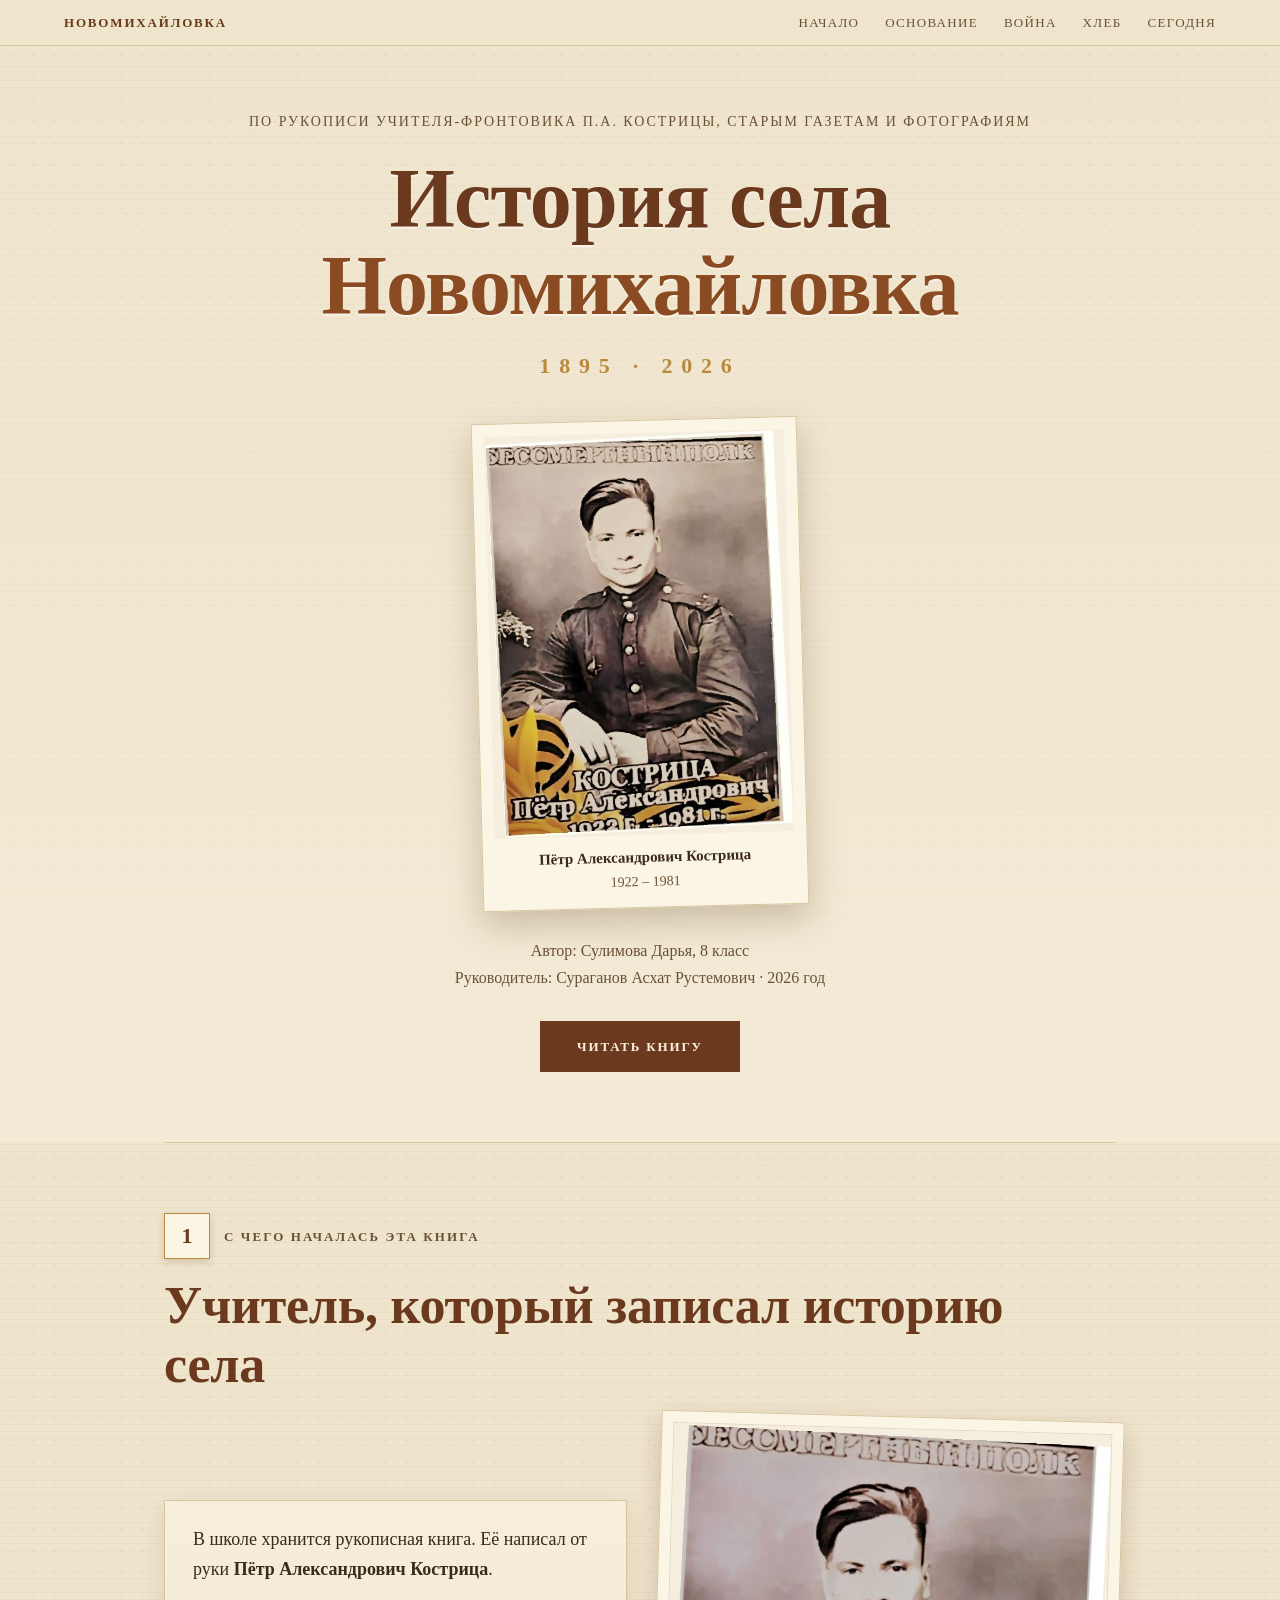
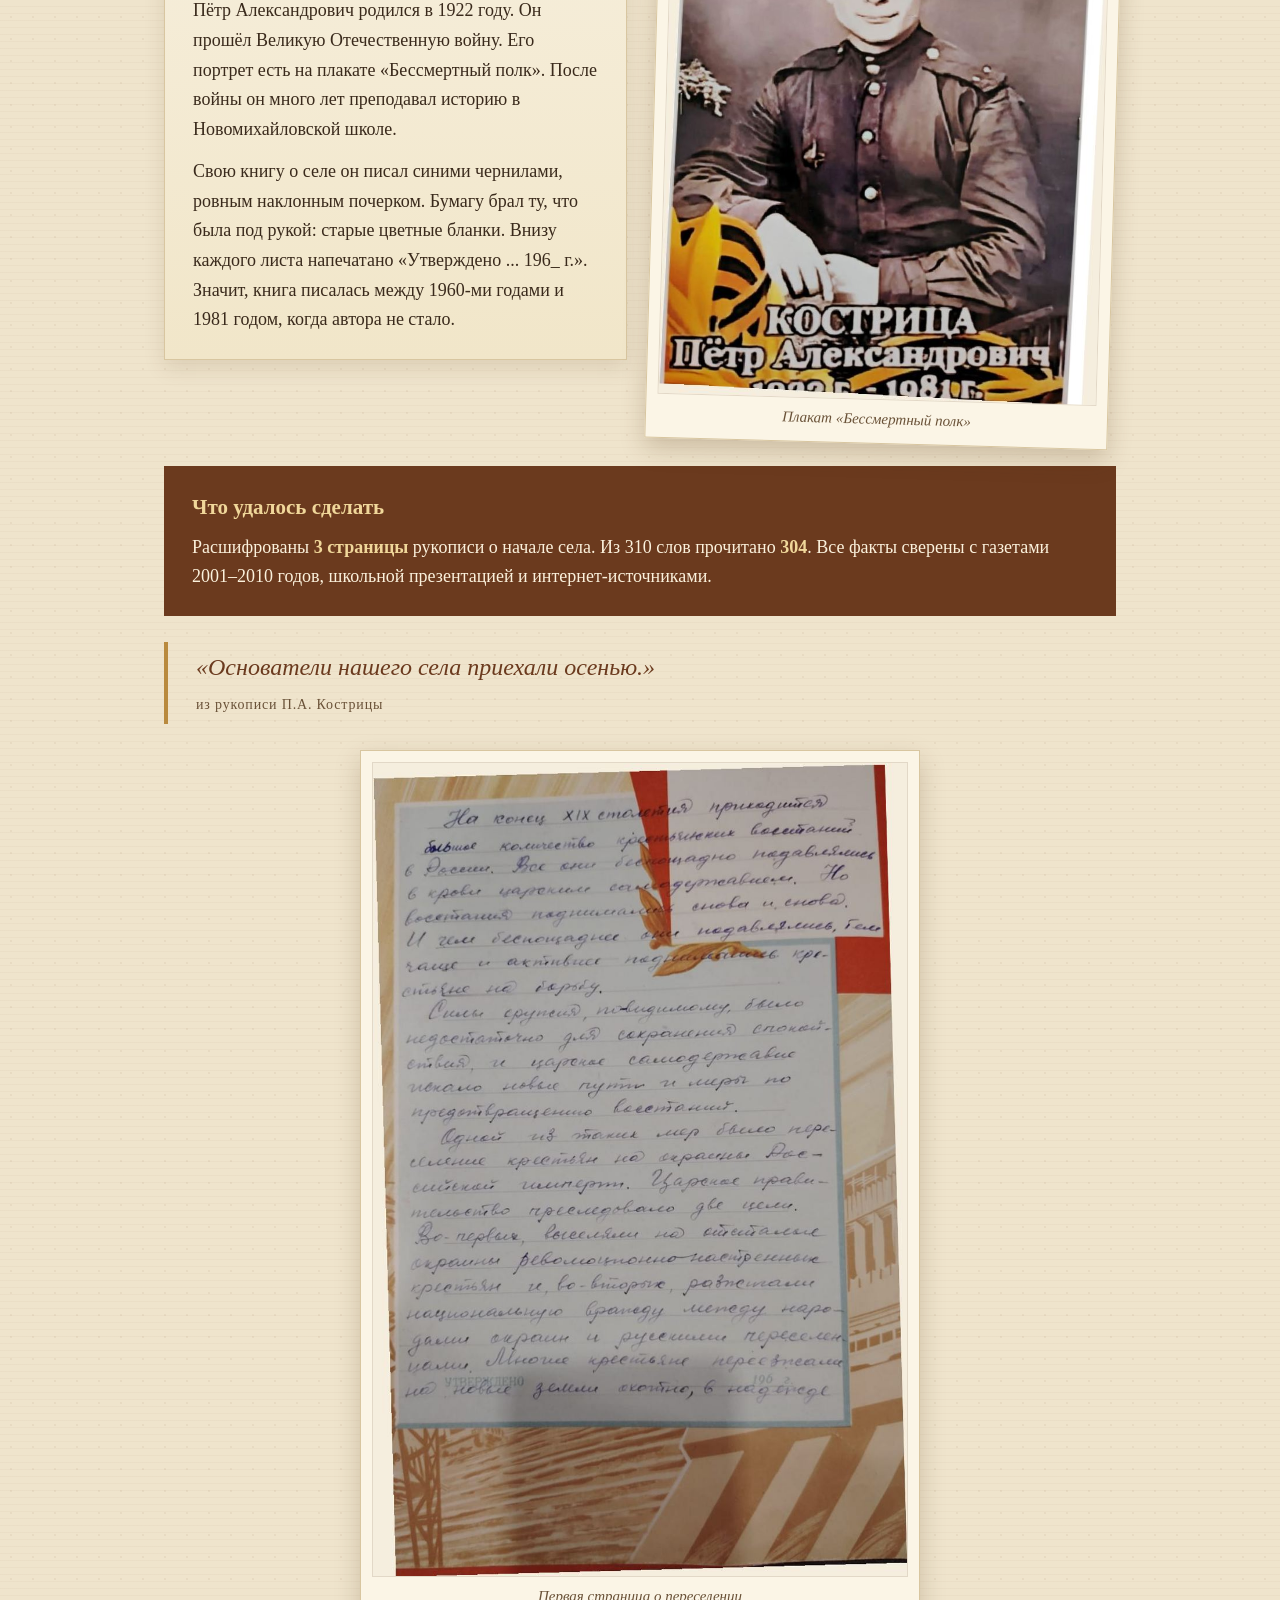
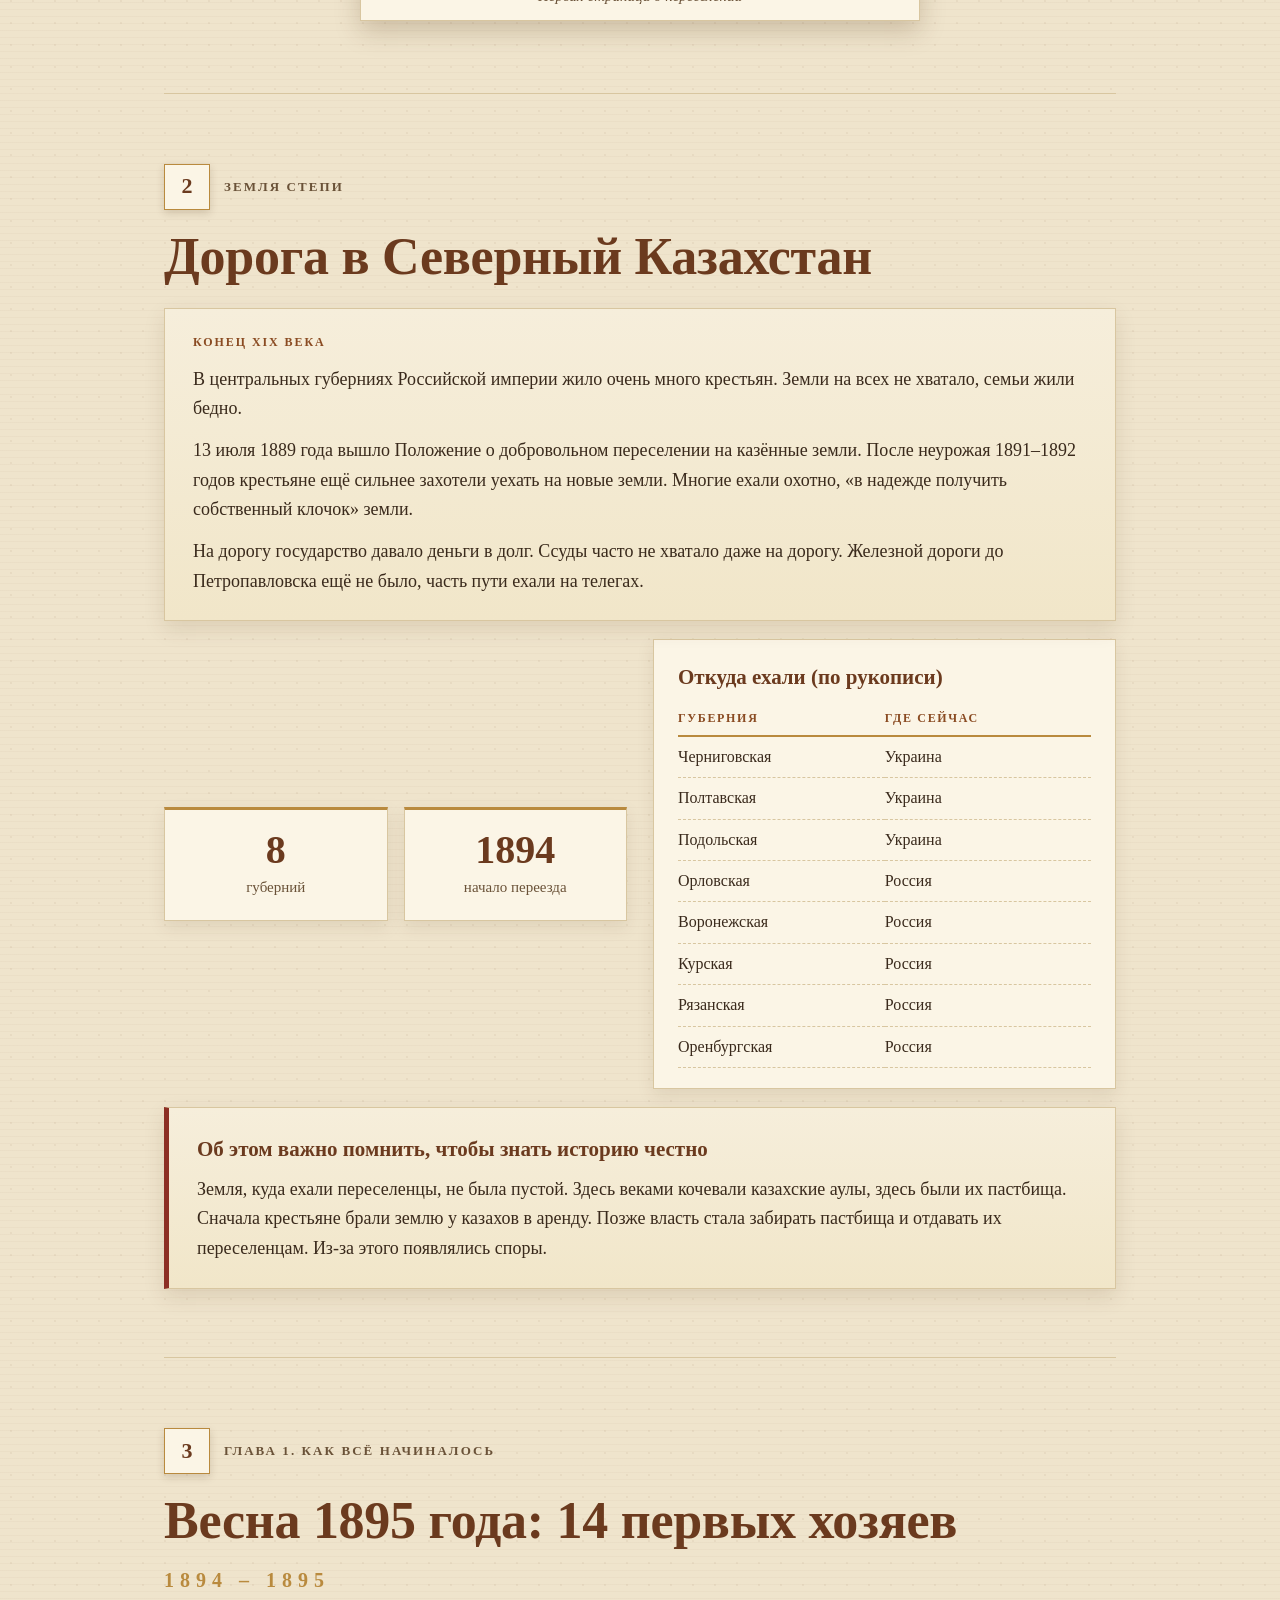
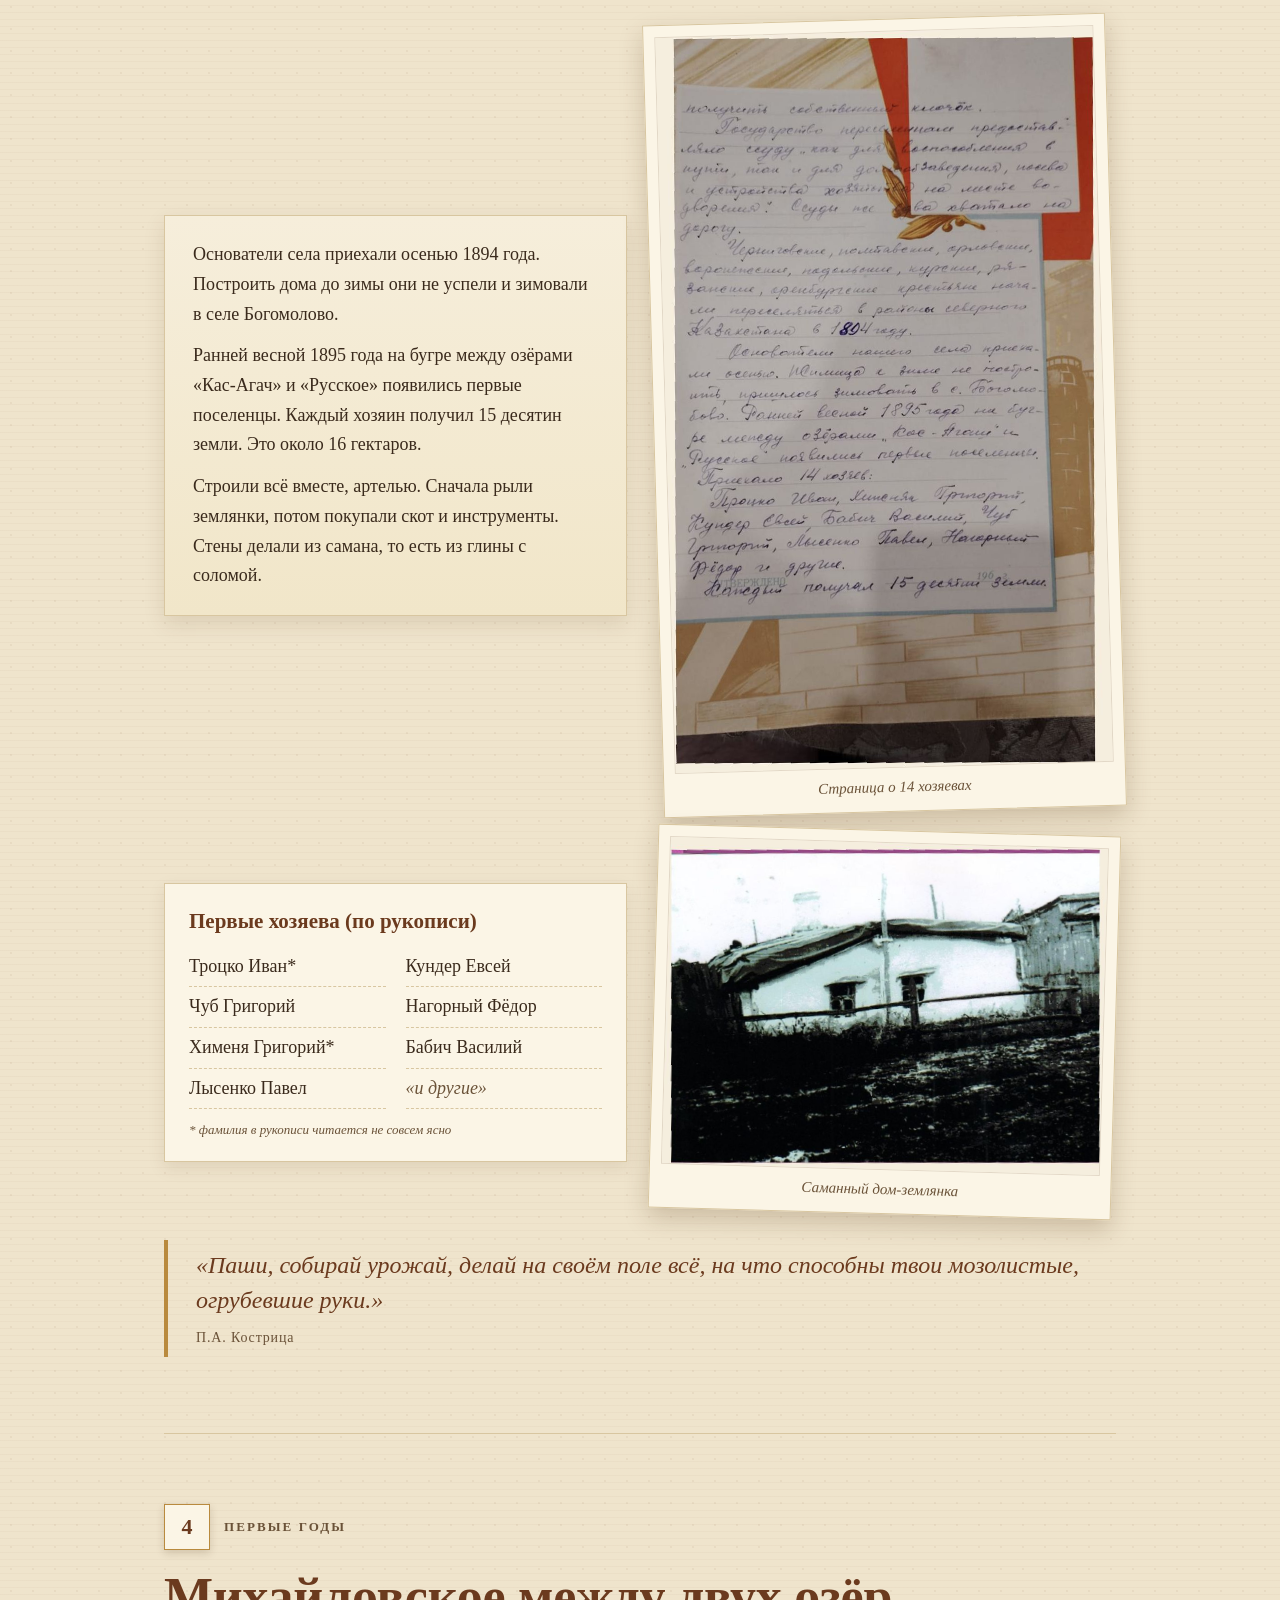
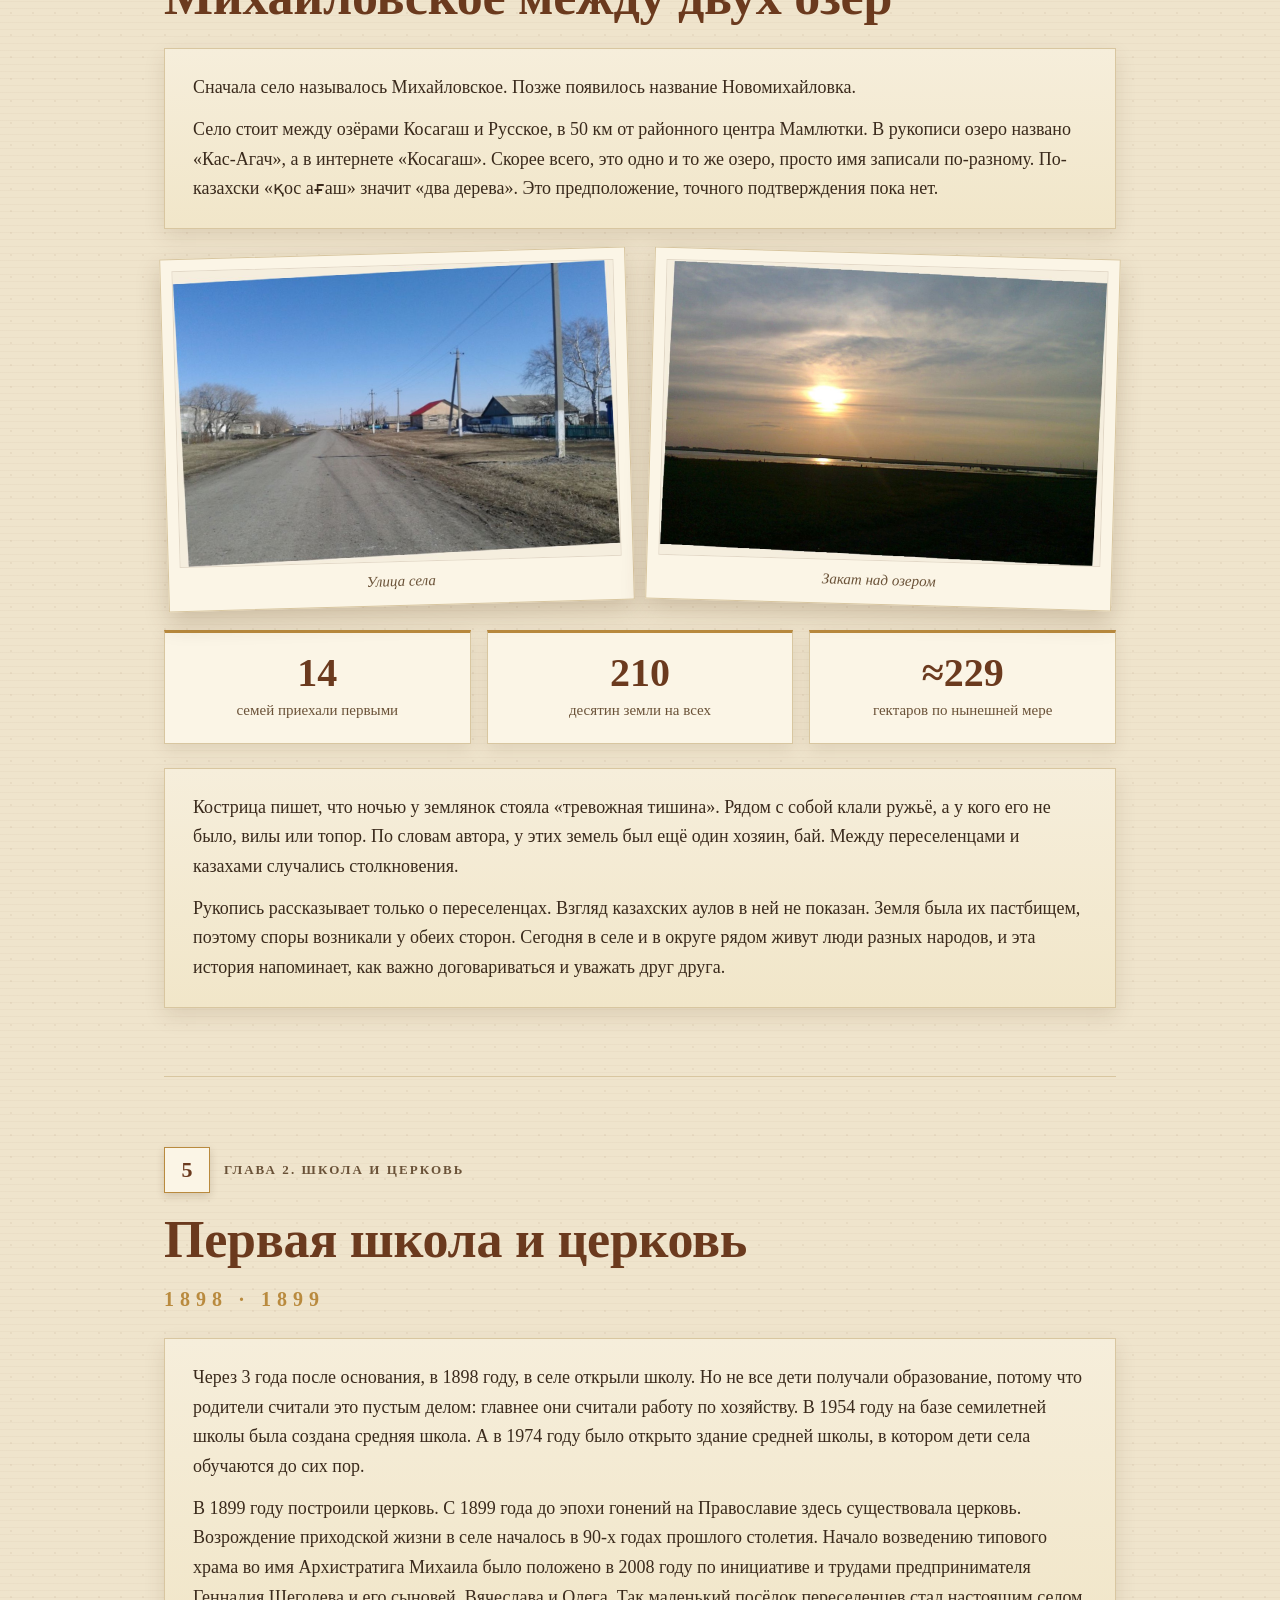
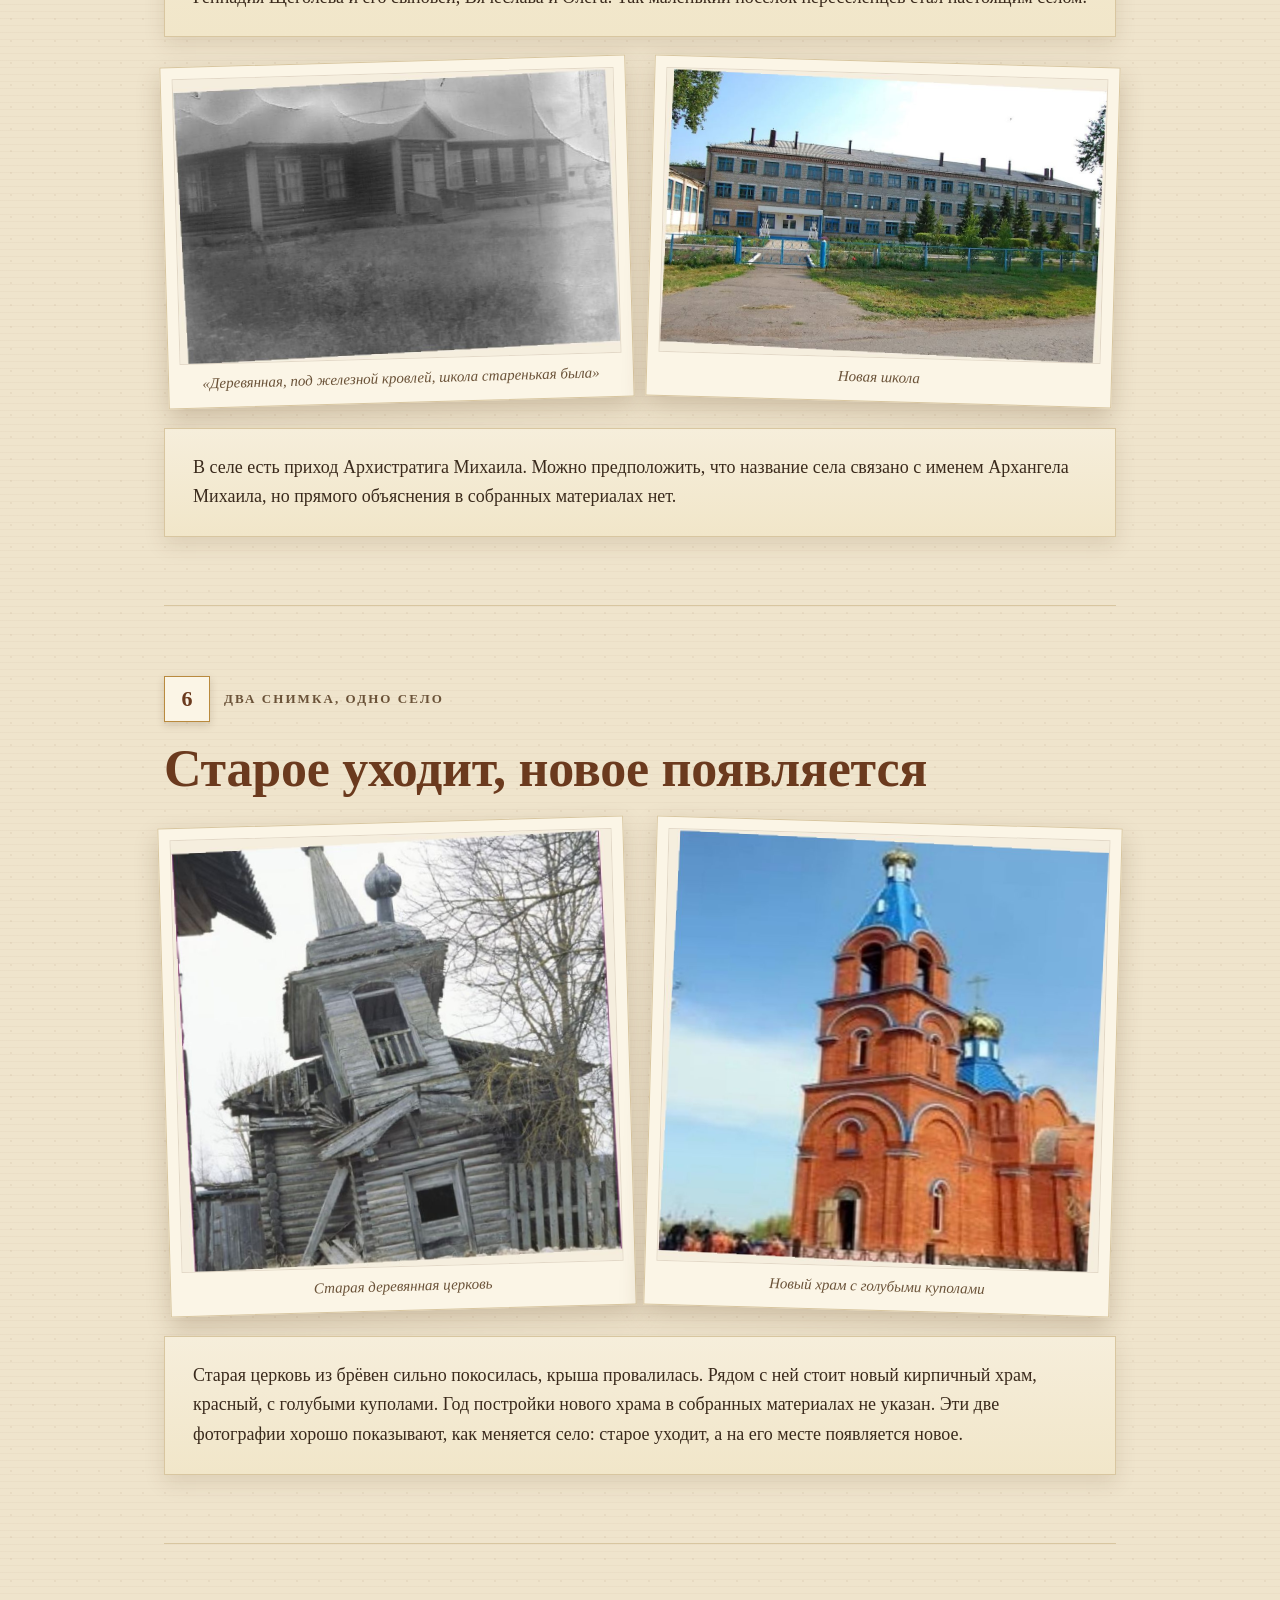
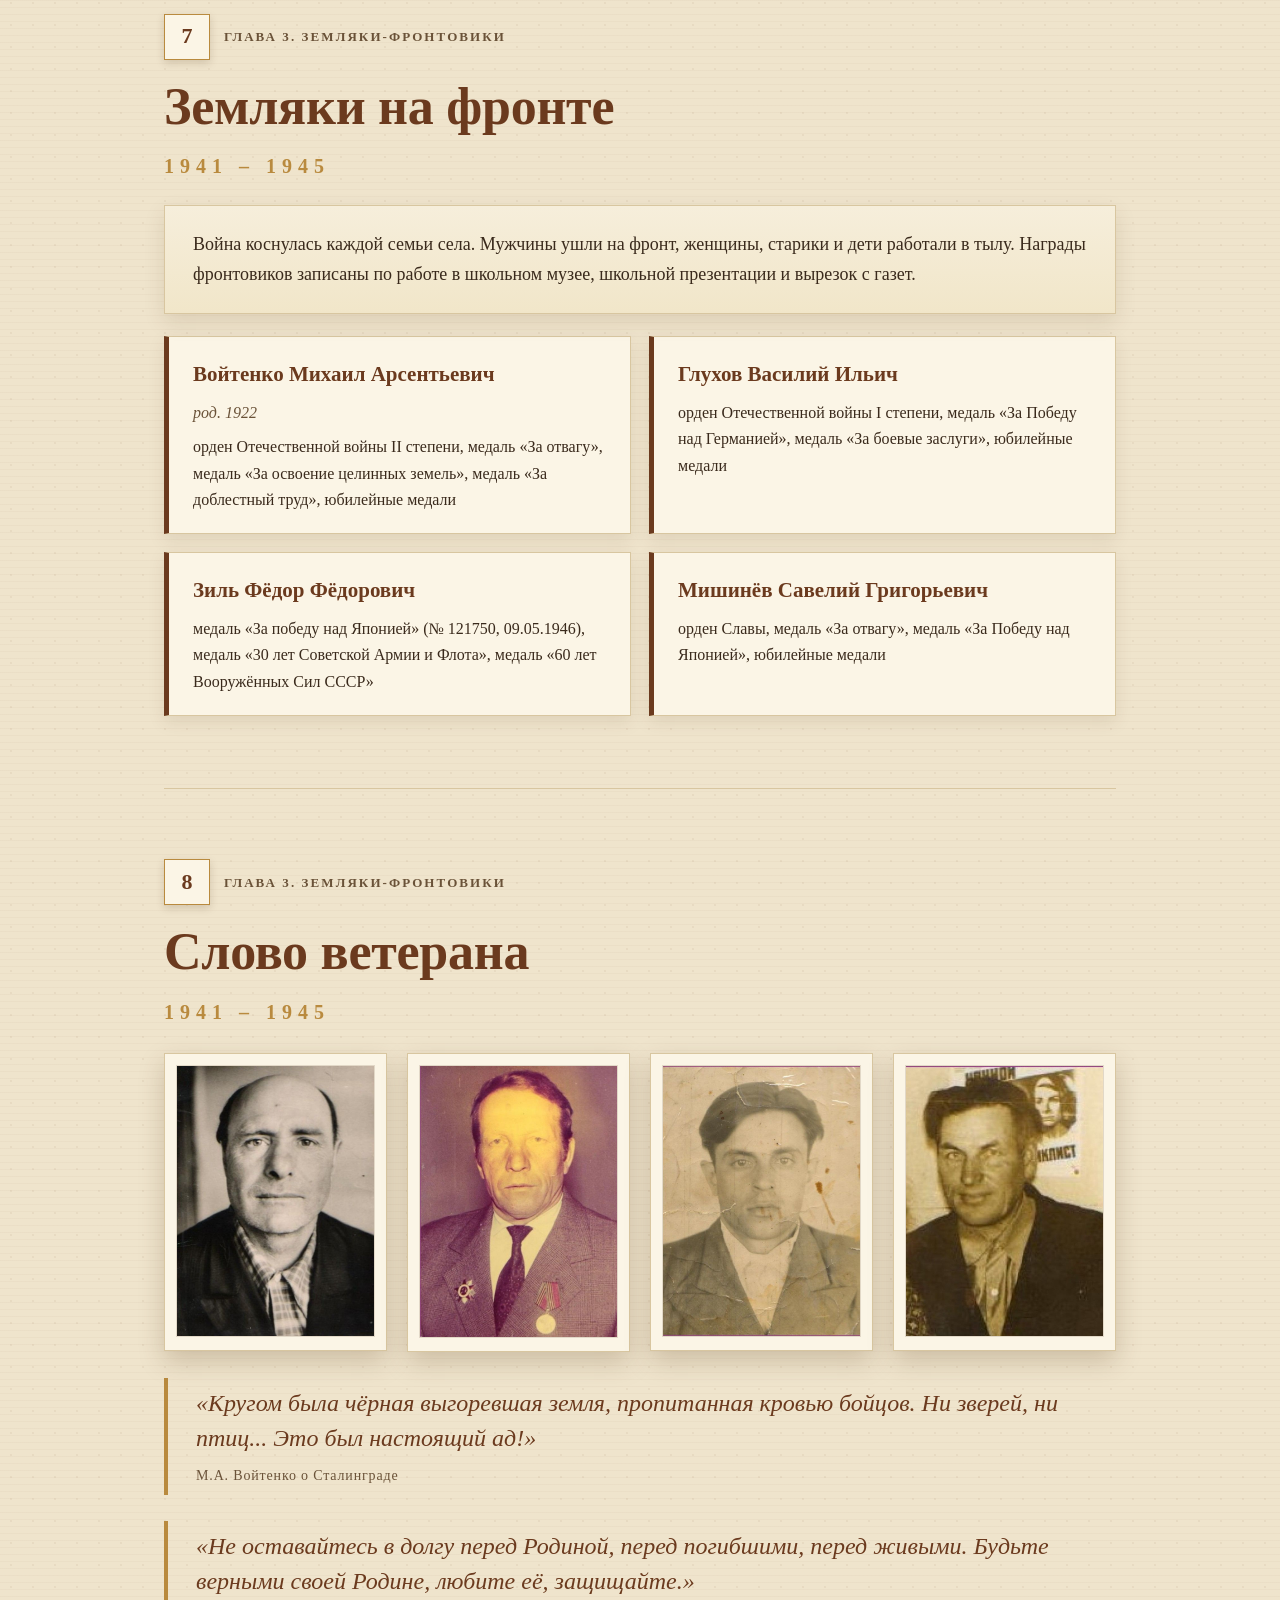
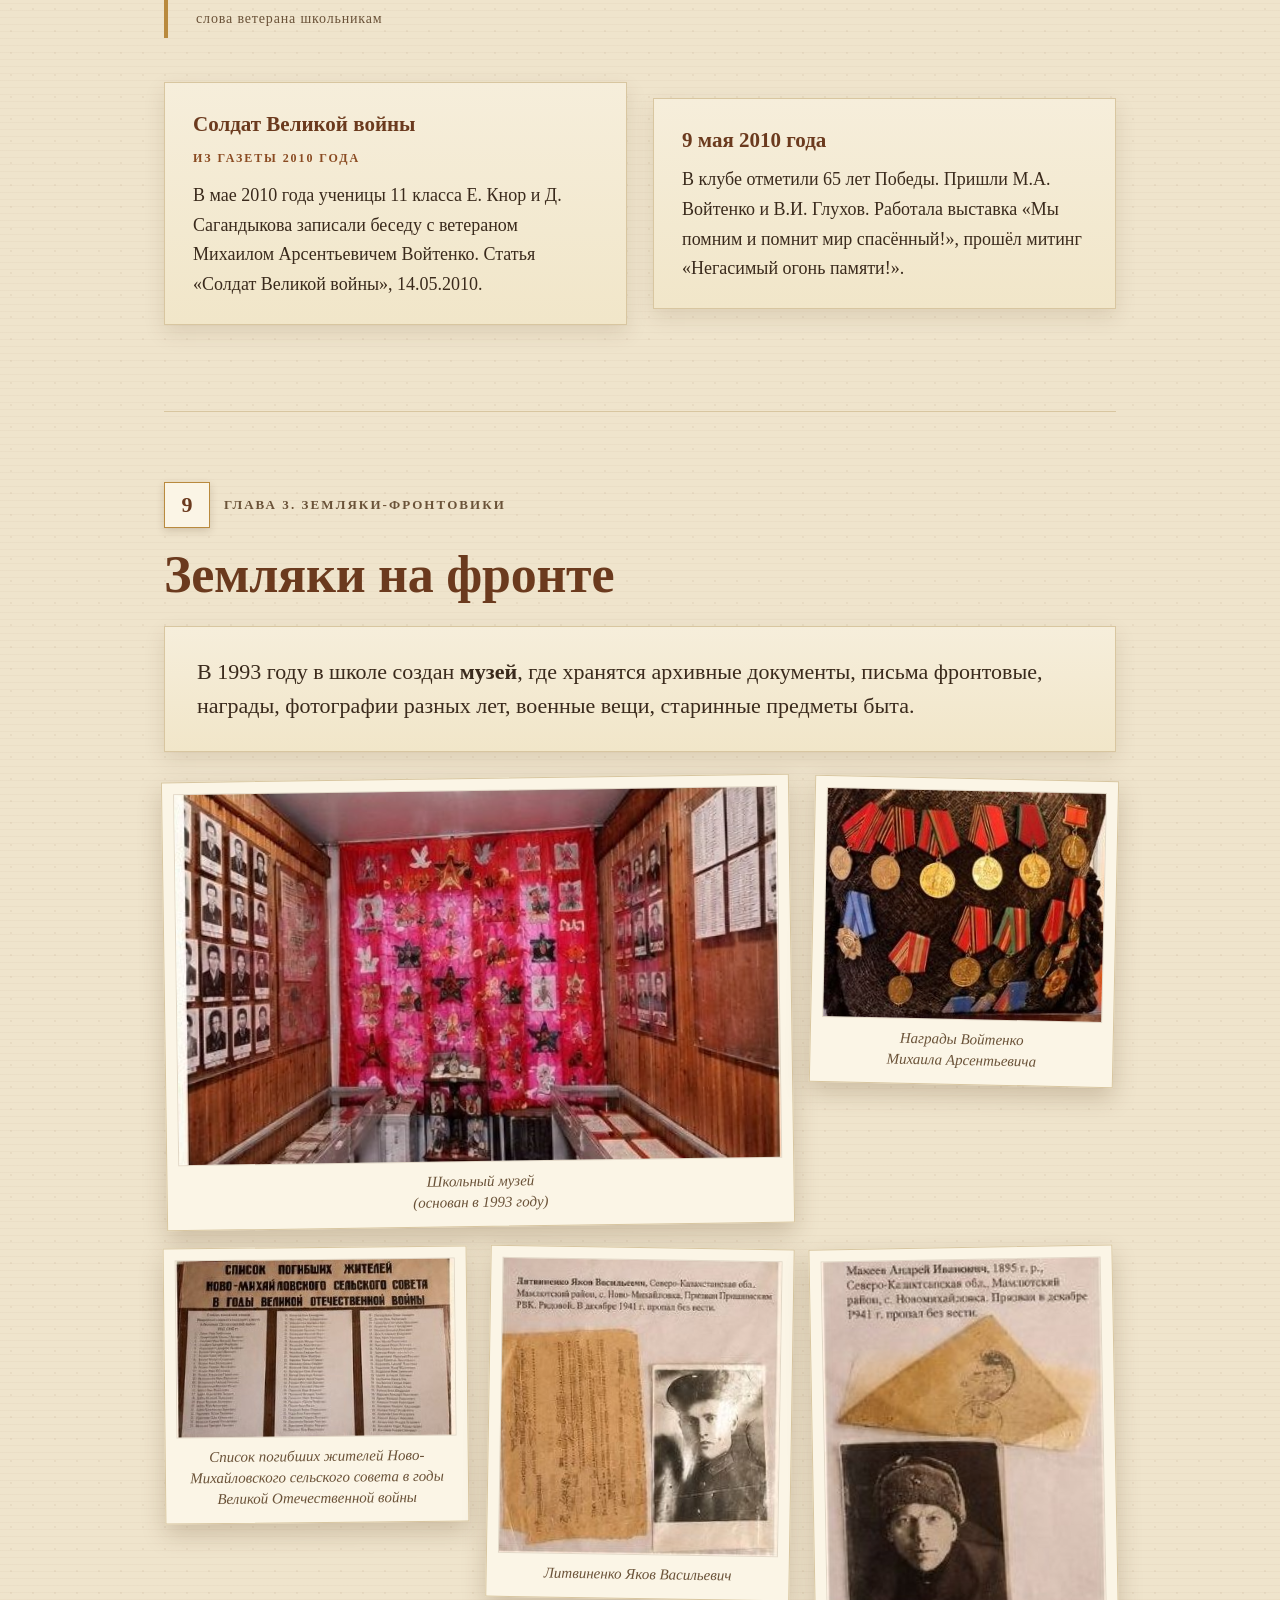
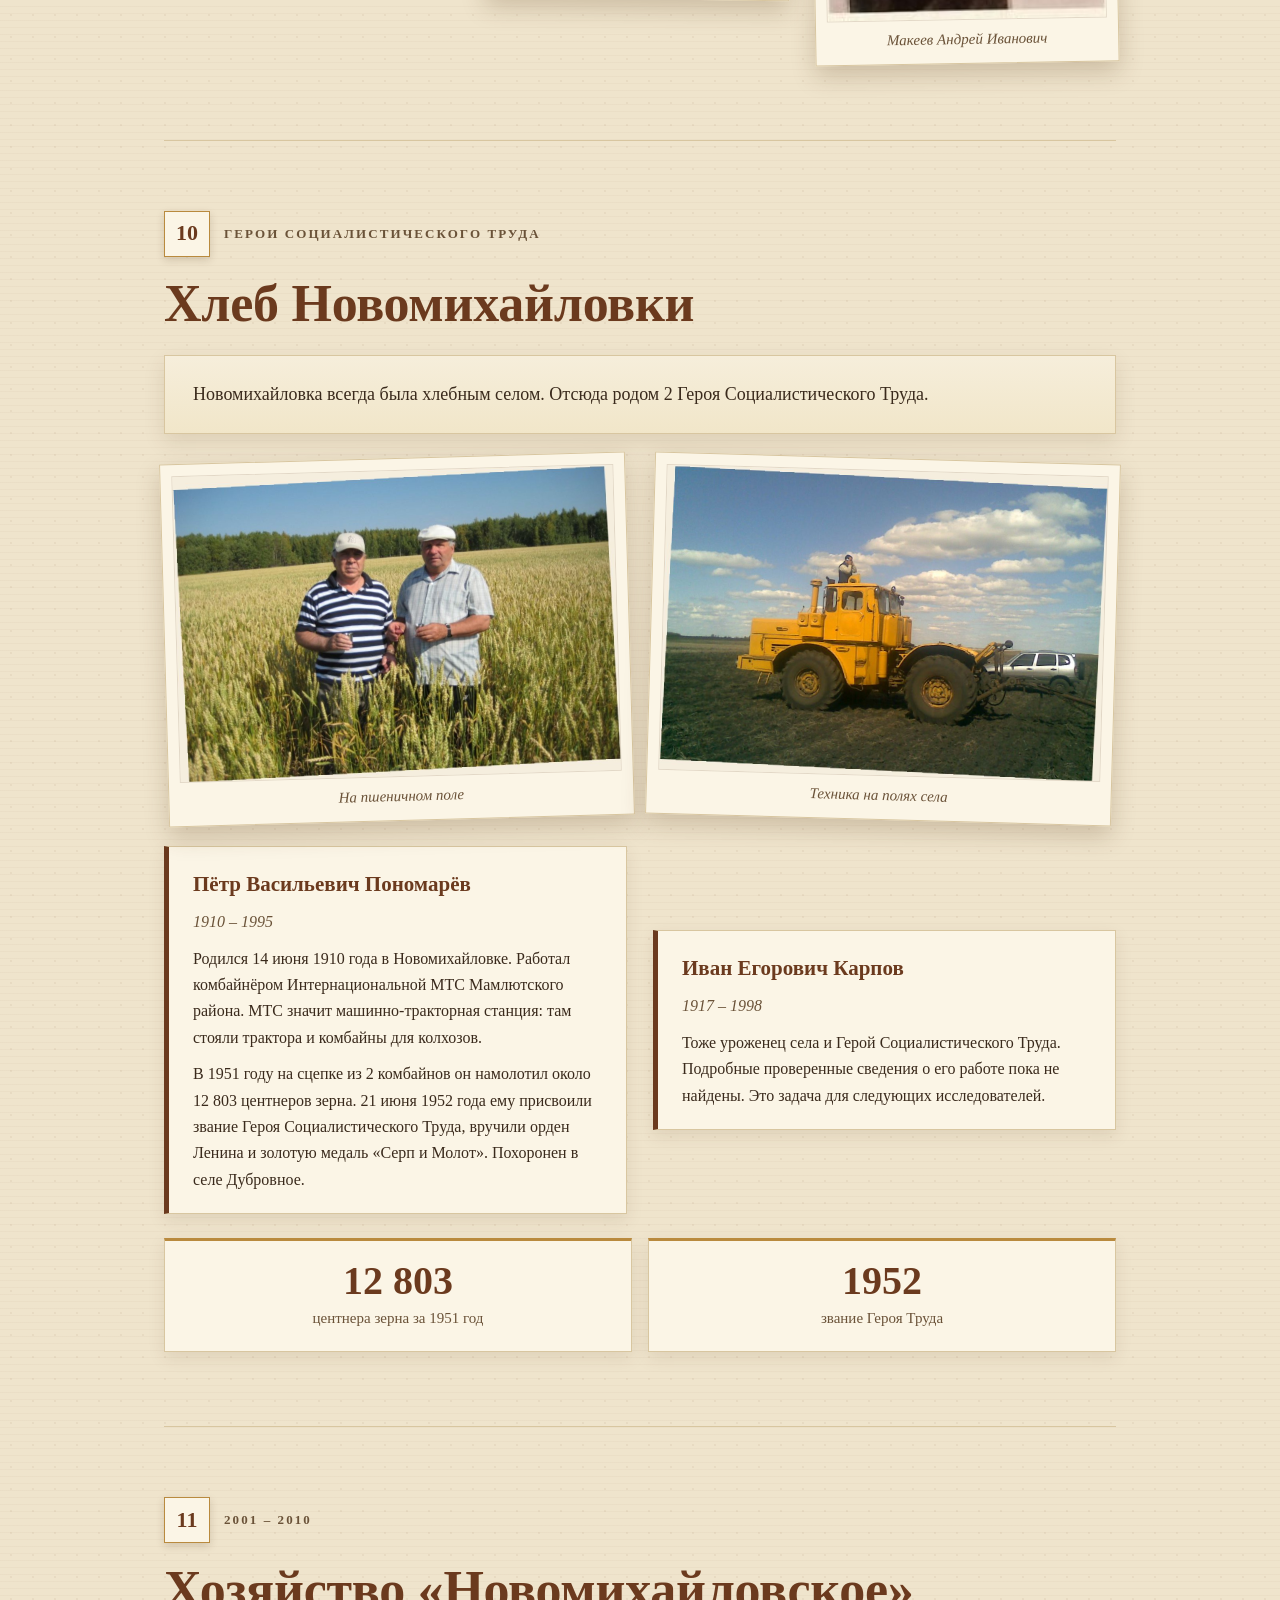
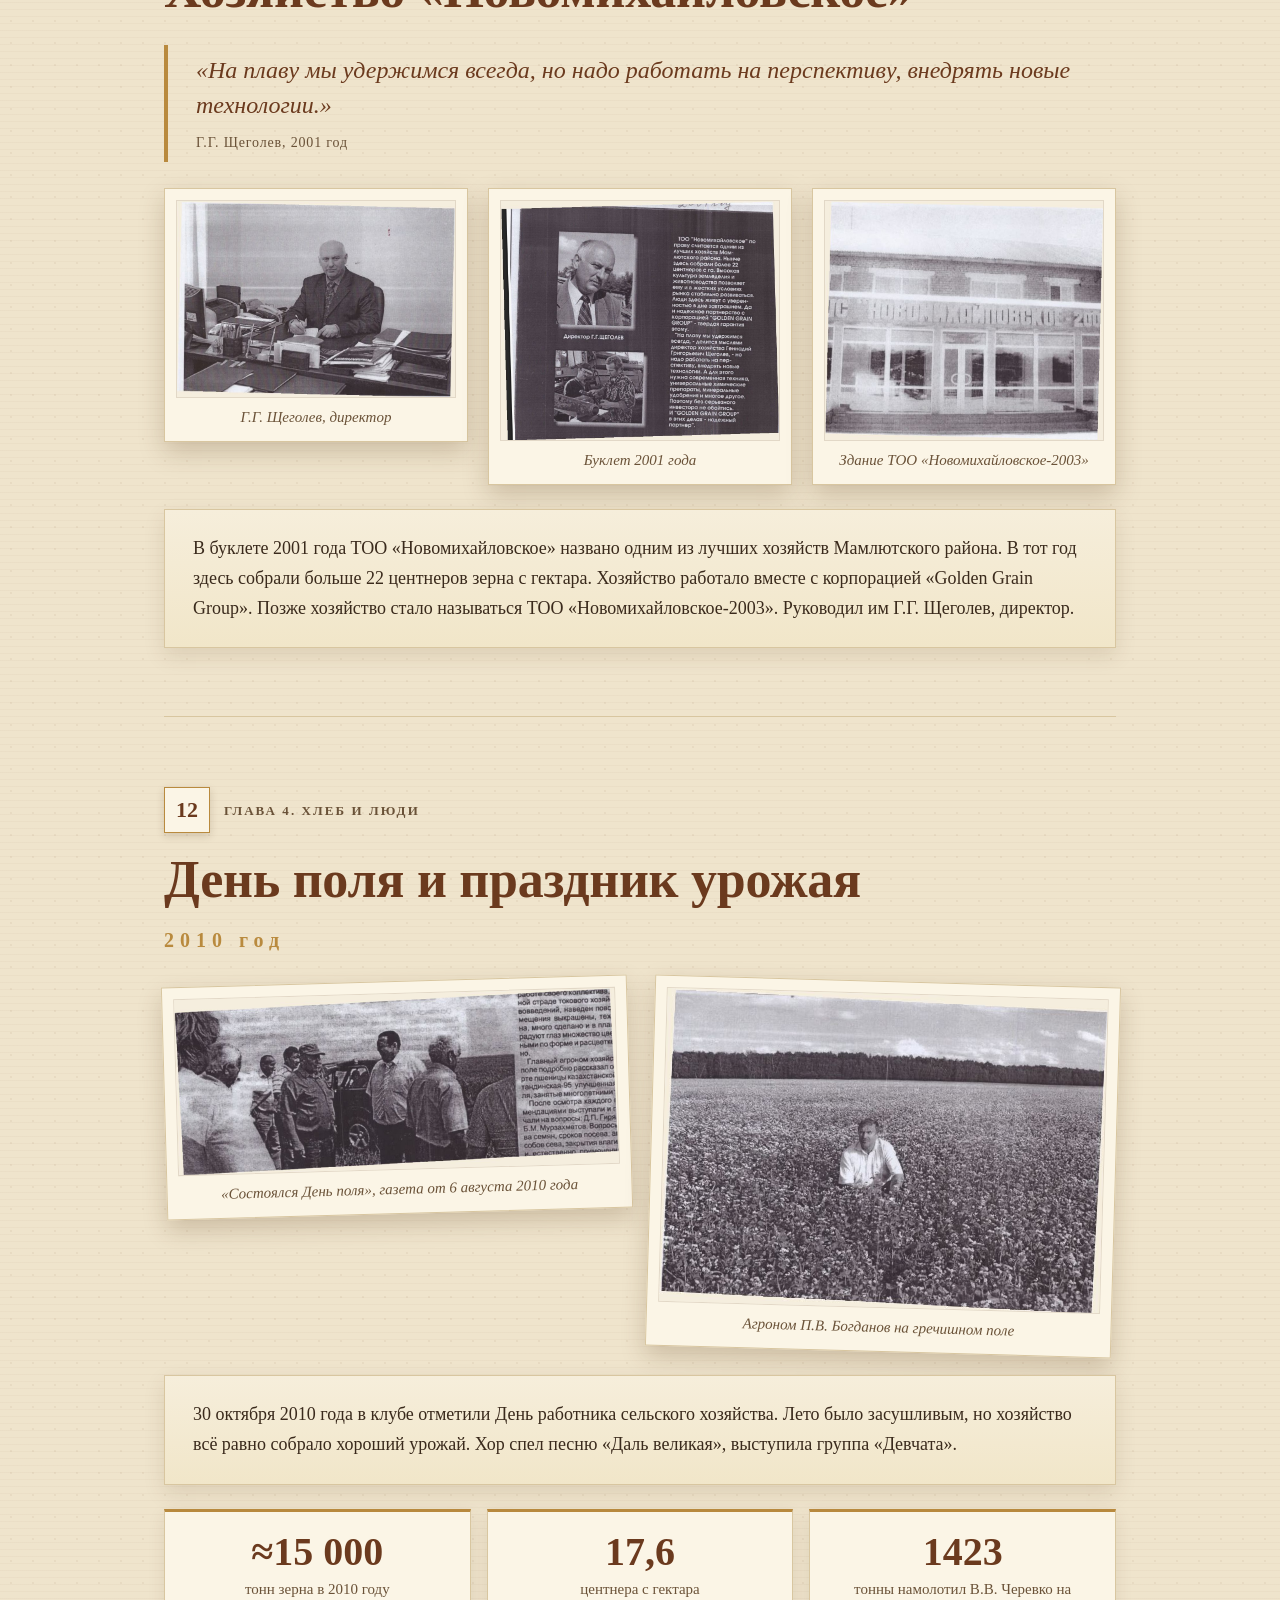
<file: index.html>
<!DOCTYPE html>
<html lang="ru">
<head>
<meta charset="UTF-8">
<meta name="viewport" content="width=device-width, initial-scale=1">
<title>История села Новомихайловка 1895–2026</title>
<meta name="description" content="История села Новомихайловка по рукописи учителя-фронтовика П.А. Кострицы, старым газетам и фотографиям.">
<link rel="stylesheet" href="style.css?v=3">
</head>
<body>

<nav class="topnav" id="topnav">
  <a class="brand" href="#top">Новомихайловка</a>
  <div class="navlinks" id="navlinks">
    <a href="#s1">Начало</a>
    <a href="#s3">Основание</a>
    <a href="#s8">Война</a>
    <a href="#s10">Хлеб</a>
    <a href="#s16">Сегодня</a>
  </div>
  <button class="burger" id="burger" aria-label="Меню"><span></span><span></span><span></span></button>
</nav>

<header class="hero" id="top">
  <div class="hero-inner">
    <p class="kicker">по рукописи учителя-фронтовика П.А. Кострицы, старым газетам и фотографиям</p>
    <h1>История села<br><span>Новомихайловка</span></h1>
    <p class="years">1895 · 2026</p>
    <div class="hero-photo">
      <img src="img/image3.jpg" alt="Пётр Александрович Кострица">
      <div class="hero-photo-cap"><b>Пётр Александрович Кострица</b><span>1922 – 1981</span></div>
    </div>
    <p class="author">Автор: Сулимова Дарья, 8 класс<br>Руководитель: Сураганов Асхат Рустемович · 2026 год</p>
    <a class="go" href="#s1">Читать книгу</a>
  </div>
</header>

<main>

<!-- 1 -->
<section class="slide" id="s1">
  <div class="slide-head"><span class="num">1</span><span class="chap">С чего началась эта книга</span></div>
  <h2 class="">Учитель, который записал историю села</h2>
  <div class="grid two">
    <div class="note">
      <p>В школе хранится рукописная книга. Её написал от руки <b>Пётр Александрович Кострица</b>.</p>
      <p>Пётр Александрович родился в 1922 году. Он прошёл Великую Отечественную войну. Его портрет есть на плакате «Бессмертный полк». После войны он много лет преподавал историю в Новомихайловской школе.</p>
      <p>Свою книгу о селе он писал синими чернилами, ровным наклонным почерком. Бумагу брал ту, что была под рукой: старые цветные бланки. Внизу каждого листа напечатано «Утверждено ... 196_ г.». Значит, книга писалась между 1960-ми годами и 1981 годом, когда автора не стало.</p>
    </div>
    <figure class="polaroid tilt-r"><img src="img/image13.jpg" alt="Плакат «Бессмертный полк»" loading="lazy"><figcaption>Плакат «Бессмертный полк»</figcaption></figure>
  </div>
  <div class="result">
    <h3>Что удалось сделать</h3>
    <p>Расшифрованы <b>3 страницы</b> рукописи о начале села. Из 310 слов прочитано <b>304</b>. Все факты сверены с газетами 2001–2010 годов, школьной презентацией и интернет-источниками.</p>
  </div>
  <div class="quote">
    <p>«Основатели нашего села приехали осенью.»</p>
    <cite>из рукописи П.А. Кострицы</cite>
  </div>
  <figure class="polaroid wide"><img src="img/image14.jpg" alt="Первая страница о переселении" loading="lazy"><figcaption>Первая страница о переселении</figcaption></figure>
</section>

<!-- 2 -->
<section class="slide" id="s2">
  <div class="slide-head"><span class="num">2</span><span class="chap">Земля степи</span></div>
  <h2 class="">Дорога в Северный Казахстан</h2>
  <div class="note">
    <p class="small-cap">Конец XIX века</p>
    <p>В центральных губерниях Российской империи жило очень много крестьян. Земли на всех не хватало, семьи жили бедно.</p>
    <p>13 июля 1889 года вышло Положение о добровольном переселении на казённые земли. После неурожая 1891–1892 годов крестьяне ещё сильнее захотели уехать на новые земли. Многие ехали охотно, «в надежде получить собственный клочок» земли.</p>
    <p>На дорогу государство давало деньги в долг. Ссуды часто не хватало даже на дорогу. Железной дороги до Петропавловска ещё не было, часть пути ехали на телегах.</p>
  </div>
  <div class="grid two">
    <div class="stats">
      <div class="stat"><b>8</b><span>губерний</span></div>
      <div class="stat"><b>1894</b><span>начало переезда</span></div>
    </div>
    <div class="table-card">
      <h3>Откуда ехали (по рукописи)</h3>
      <table>
        <tr><th>Губерния</th><th>Где сейчас</th></tr>
        <tr><td>Черниговская</td><td>Украина</td></tr>
        <tr><td>Полтавская</td><td>Украина</td></tr>
        <tr><td>Подольская</td><td>Украина</td></tr>
        <tr><td>Орловская</td><td>Россия</td></tr>
        <tr><td>Воронежская</td><td>Россия</td></tr>
        <tr><td>Курская</td><td>Россия</td></tr>
        <tr><td>Рязанская</td><td>Россия</td></tr>
        <tr><td>Оренбургская</td><td>Россия</td></tr>
      </table>
    </div>
  </div>
  <div class="note warn">
    <h3>Об этом важно помнить, чтобы знать историю честно</h3>
    <p>Земля, куда ехали переселенцы, не была пустой. Здесь веками кочевали казахские аулы, здесь были их пастбища. Сначала крестьяне брали землю у казахов в аренду. Позже власть стала забирать пастбища и отдавать их переселенцам. Из-за этого появлялись споры.</p>
  </div>
</section>

<!-- 3 -->
<section class="slide" id="s3">
  <div class="slide-head"><span class="num">3</span><span class="chap">Глава 1. Как всё начиналось</span></div>
  <h2 class="">Весна 1895 года: 14 первых хозяев</h2>
  <p class="period">1894 – 1895</p>
  <div class="grid two">
    <div class="note">
      <p>Основатели села приехали осенью 1894 года. Построить дома до зимы они не успели и зимовали в селе Богомолово.</p>
      <p>Ранней весной 1895 года на бугре между озёрами «Кас-Агач» и «Русское» появились первые поселенцы. Каждый хозяин получил 15 десятин земли. Это около 16 гектаров.</p>
      <p>Строили всё вместе, артелью. Сначала рыли землянки, потом покупали скот и инструменты. Стены делали из самана, то есть из глины с соломой.</p>
    </div>
    <figure class="polaroid tilt-l"><img src="img/image19.jpg" alt="Страница о 14 хозяевах" loading="lazy"><figcaption>Страница о 14 хозяевах</figcaption></figure>
  </div>
  <div class="grid two">
    <div class="table-card">
      <h3>Первые хозяева (по рукописи)</h3>
      <ul class="names">
        <li>Троцко Иван*</li><li>Чуб Григорий</li><li>Хименя Григорий*</li><li>Лысенко Павел</li>
        <li>Кундер Евсей</li><li>Нагорный Фёдор</li><li>Бабич Василий</li><li class="dim">«и другие»</li>
      </ul>
      <p class="foot">* фамилия в рукописи читается не совсем ясно</p>
    </div>
    <figure class="polaroid tilt-r"><img src="img/image20.jpg" alt="Саманный дом-землянка" loading="lazy"><figcaption>Саманный дом-землянка</figcaption></figure>
  </div>
  <div class="quote">
    <p>«Паши, собирай урожай, делай на своём поле всё, на что способны твои мозолистые, огрубевшие руки.»</p>
    <cite>П.А. Кострица</cite>
  </div>
</section>

<!-- 4 -->
<section class="slide" id="s4">
  <div class="slide-head"><span class="num">4</span><span class="chap">Первые годы</span></div>
  <h2 class="">Михайловское между двух озёр</h2>
  <div class="note">
    <p>Сначала село называлось Михайловское. Позже появилось название Новомихайловка.</p>
    <p>Село стоит между озёрами Косагаш и Русское, в 50 км от районного центра Мамлютки. В рукописи озеро названо «Кас-Агач», а в интернете «Косагаш». Скорее всего, это одно и то же озеро, просто имя записали по-разному. По-казахски «қос ағаш» значит «два дерева». Это предположение, точного подтверждения пока нет.</p>
  </div>
  <div class="gallery two-col">
    <figure class="polaroid tilt-l"><img src="img/image25.jpg" alt="Улица села" loading="lazy"><figcaption>Улица села</figcaption></figure>
    <figure class="polaroid tilt-r"><img src="img/image26.jpg" alt="Закат над озером" loading="lazy"><figcaption>Закат над озером</figcaption></figure>
  </div>
  <div class="stats">
    <div class="stat"><b>14</b><span>семей приехали первыми</span></div>
    <div class="stat"><b>210</b><span>десятин земли на всех</span></div>
    <div class="stat"><b>≈229</b><span>гектаров по нынешней мере</span></div>
  </div>
  <div class="note">
    <p>Кострица пишет, что ночью у землянок стояла «тревожная тишина». Рядом с собой клали ружьё, а у кого его не было, вилы или топор. По словам автора, у этих земель был ещё один хозяин, бай. Между переселенцами и казахами случались столкновения.</p>
    <p>Рукопись рассказывает только о переселенцах. Взгляд казахских аулов в ней не показан. Земля была их пастбищем, поэтому споры возникали у обеих сторон. Сегодня в селе и в округе рядом живут люди разных народов, и эта история напоминает, как важно договариваться и уважать друг друга.</p>
  </div>
</section>

<!-- 5 -->
<section class="slide" id="s5">
  <div class="slide-head"><span class="num">5</span><span class="chap">Глава 2. Школа и церковь</span></div>
  <h2 class="">Первая школа и церковь</h2>
  <p class="period">1898 · 1899</p>
  <div class="note">
    <p>Через 3 года после основания, в 1898 году, в селе открыли школу. Но не все дети получали образование, потому что родители считали это пустым делом: главнее они считали работу по хозяйству. В 1954 году на базе семилетней школы была создана средняя школа. А в 1974 году было открыто здание средней школы, в котором дети села обучаются до сих пор.</p>
    <p>В 1899 году построили церковь. С 1899 года до эпохи гонений на Православие здесь существовала церковь. Возрождение приходской жизни в селе началось в 90-х годах прошлого столетия. Начало возведению типового храма во имя Архистратига Михаила было положено в 2008 году по инициативе и трудами предпринимателя Геннадия Щеголева и его сыновей, Вячеслава и Олега. Так маленький посёлок переселенцев стал настоящим селом.</p>
  </div>
  <div class="gallery two-col">
    <figure class="polaroid tilt-l"><img src="img/image31.jpg" alt="Старая деревянная школа" loading="lazy"><figcaption>«Деревянная, под железной кровлей, школа старенькая была»</figcaption></figure>
    <figure class="polaroid tilt-r"><img src="img/image32.jpg" alt="Новая школа" loading="lazy"><figcaption>Новая школа</figcaption></figure>
  </div>
  <div class="note">
    <p>В селе есть приход Архистратига Михаила. Можно предположить, что название села связано с именем Архангела Михаила, но прямого объяснения в собранных материалах нет.</p>
  </div>
</section>

<!-- 6 -->
<section class="slide" id="s6">
  <div class="slide-head"><span class="num">6</span><span class="chap">Два снимка, одно село</span></div>
  <h2 class="">Старое уходит, новое появляется</h2>
  <div class="gallery two-col">
    <figure class="polaroid tilt-l"><img src="img/image33.jpg" alt="Старая деревянная церковь" loading="lazy"><figcaption>Старая деревянная церковь</figcaption></figure>
    <figure class="polaroid tilt-r"><img src="img/image34.jpg" alt="Новый храм с голубыми куполами" loading="lazy"><figcaption>Новый храм с голубыми куполами</figcaption></figure>
  </div>
  <div class="note">
    <p>Старая церковь из брёвен сильно покосилась, крыша провалилась. Рядом с ней стоит новый кирпичный храм, красный, с голубыми куполами. Год постройки нового храма в собранных материалах не указан. Эти две фотографии хорошо показывают, как меняется село: старое уходит, а на его месте появляется новое.</p>
  </div>
</section>

<!-- 7 -->
<section class="slide" id="s7">
  <div class="slide-head"><span class="num">7</span><span class="chap">Глава 3. Земляки-фронтовики</span></div>
  <h2 class="">Земляки на фронте</h2>
  <p class="period">1941 – 1945</p>
  <div class="note">
    <p>Война коснулась каждой семьи села. Мужчины ушли на фронт, женщины, старики и дети работали в тылу. Награды фронтовиков записаны по работе в школьном музее, школьной презентации и вырезок с газет.</p>
  </div>
  <div class="vets">
    <article class="vet"><h3>Войтенко Михаил Арсентьевич</h3><p class="born">род. 1922</p><p>орден Отечественной войны II степени, медаль «За отвагу», медаль «За освоение целинных земель», медаль «За доблестный труд», юбилейные медали</p></article>
    <article class="vet"><h3>Глухов Василий Ильич</h3><p>орден Отечественной войны I степени, медаль «За Победу над Германией», медаль «За боевые заслуги», юбилейные медали</p></article>
    <article class="vet"><h3>Зиль Фёдор Фёдорович</h3><p>медаль «За победу над Японией» (№ 121750, 09.05.1946), медаль «30 лет Советской Армии и Флота», медаль «60 лет Вооружённых Сил СССР»</p></article>
    <article class="vet"><h3>Мишинёв Савелий Григорьевич</h3><p>орден Славы, медаль «За отвагу», медаль «За Победу над Японией», юбилейные медали</p></article>
  </div>
</section>

<!-- 8 -->
<section class="slide" id="s8">
  <div class="slide-head"><span class="num">8</span><span class="chap">Глава 3. Земляки-фронтовики</span></div>
  <h2 class="">Слово ветерана</h2>
  <p class="period">1941 – 1945</p>
  <div class="gallery portraits">
    <figure class="polaroid"><img src="img/image40.jpg" alt="Фронтовик" loading="lazy"></figure>
    <figure class="polaroid"><img src="img/image41.jpg" alt="Фронтовик" loading="lazy"></figure>
    <figure class="polaroid"><img src="img/image42.jpg" alt="Фронтовик" loading="lazy"></figure>
    <figure class="polaroid"><img src="img/image48.jpg" alt="Фронтовик" loading="lazy"></figure>
  </div>
  <div class="quote">
    <p>«Кругом была чёрная выгоревшая земля, пропитанная кровью бойцов. Ни зверей, ни птиц... Это был настоящий ад!»</p>
    <cite>М.А. Войтенко о Сталинграде</cite>
  </div>
  <div class="quote">
    <p>«Не оставайтесь в долгу перед Родиной, перед погибшими, перед живыми. Будьте верными своей Родине, любите её, защищайте.»</p>
    <cite>слова ветерана школьникам</cite>
  </div>
  <div class="grid two">
    <div class="note">
      <h3>Солдат Великой войны</h3>
      <p class="small-cap">Из газеты 2010 года</p>
      <p>В мае 2010 года ученицы 11 класса Е. Кнор и Д. Сагандыкова записали беседу с ветераном Михаилом Арсентьевичем Войтенко. Статья «Солдат Великой войны», 14.05.2010.</p>
    </div>
    <div class="note">
      <h3>9 мая 2010 года</h3>
      <p>В клубе отметили 65 лет Победы. Пришли М.А. Войтенко и В.И. Глухов. Работала выставка «Мы помним и помнит мир спасённый!», прошёл митинг «Негасимый огонь памяти!».</p>
    </div>
  </div>
</section>

<!-- 9 -->
<section class="slide" id="s9">
  <div class="slide-head"><span class="num">9</span><span class="chap">Глава 3. Земляки-фронтовики</span></div>
  <h2 class="">Земляки на фронте</h2>
  <div class="note big">
    <p>В 1993 году в школе создан <b>музей</b>, где хранятся архивные документы, письма фронтовые, награды, фотографии разных лет, военные вещи, старинные предметы быта.</p>
  </div>
  <div class="mosaic">
    <figure class="polaroid m-museum"><img src="img/s9_museum.jpg" alt="Школьный музей" loading="lazy"><figcaption>Школьный музей<br><i>(основан в 1993 году)</i></figcaption></figure>
    <figure class="polaroid m-awards"><img src="img/s9_awards.jpg" alt="Награды Войтенко" loading="lazy"><figcaption>Награды Войтенко<br>Михаила Арсентьевича</figcaption></figure>
    <figure class="polaroid m-list"><img src="img/s9_list.jpg" alt="Список погибших жителей" loading="lazy"><figcaption>Список погибших жителей Ново-Михайловского сельского совета в годы Великой Отечественной войны</figcaption></figure>
    <figure class="polaroid m-lit"><img src="img/s9_litvinenko.jpg" alt="Литвиненко Яков Васильевич" loading="lazy"><figcaption>Литвиненко Яков Васильевич</figcaption></figure>
    <figure class="polaroid m-mak"><img src="img/s9_makeev.jpg" alt="Макеев Андрей Иванович" loading="lazy"><figcaption>Макеев Андрей Иванович</figcaption></figure>
  </div>
</section>

<!-- 10 -->
<section class="slide" id="s10">
  <div class="slide-head"><span class="num">10</span><span class="chap">Герои социалистического труда</span></div>
  <h2 class="">Хлеб Новомихайловки</h2>
  <div class="note"><p>Новомихайловка всегда была хлебным селом. Отсюда родом 2 Героя Социалистического Труда.</p></div>
  <div class="gallery two-col">
    <figure class="polaroid tilt-l"><img src="img/image57.jpg" alt="На пшеничном поле" loading="lazy"><figcaption>На пшеничном поле</figcaption></figure>
    <figure class="polaroid tilt-r"><img src="img/image58.jpg" alt="Техника на полях села" loading="lazy"><figcaption>Техника на полях села</figcaption></figure>
  </div>
  <div class="grid two">
    <article class="hero-card">
      <h3>Пётр Васильевич Пономарёв</h3><p class="born">1910 – 1995</p>
      <p>Родился 14 июня 1910 года в Новомихайловке. Работал комбайнёром Интернациональной МТС Мамлютского района. МТС значит машинно-тракторная станция: там стояли трактора и комбайны для колхозов.</p>
      <p>В 1951 году на сцепке из 2 комбайнов он намолотил около 12 803 центнеров зерна. 21 июня 1952 года ему присвоили звание Героя Социалистического Труда, вручили орден Ленина и золотую медаль «Серп и Молот». Похоронен в селе Дубровное.</p>
    </article>
    <article class="hero-card">
      <h3>Иван Егорович Карпов</h3><p class="born">1917 – 1998</p>
      <p>Тоже уроженец села и Герой Социалистического Труда. Подробные проверенные сведения о его работе пока не найдены. Это задача для следующих исследователей.</p>
    </article>
  </div>
  <div class="stats">
    <div class="stat"><b>12 803</b><span>центнера зерна за 1951 год</span></div>
    <div class="stat"><b>1952</b><span>звание Героя Труда</span></div>
  </div>
</section>

<!-- 11 -->
<section class="slide" id="s11">
  <div class="slide-head"><span class="num">11</span><span class="chap">2001 – 2010</span></div>
  <h2 class="">Хозяйство «Новомихайловское»</h2>
  <div class="quote">
    <p>«На плаву мы удержимся всегда, но надо работать на перспективу, внедрять новые технологии.»</p>
    <cite>Г.Г. Щеголев, 2001 год</cite>
  </div>
  <div class="gallery three">
    <figure class="polaroid"><img src="img/image63.jpg" alt="Г.Г. Щеголев, директор" loading="lazy"><figcaption>Г.Г. Щеголев, директор</figcaption></figure>
    <figure class="polaroid"><img src="img/image64.jpg" alt="Буклет 2001 года" loading="lazy"><figcaption>Буклет 2001 года</figcaption></figure>
    <figure class="polaroid"><img src="img/image65.jpg" alt="Здание ТОО" loading="lazy"><figcaption>Здание ТОО «Новомихайловское-2003»</figcaption></figure>
  </div>
  <div class="note">
    <p>В буклете 2001 года ТОО «Новомихайловское» названо одним из лучших хозяйств Мамлютского района. В тот год здесь собрали больше 22 центнеров зерна с гектара. Хозяйство работало вместе с корпорацией «Golden Grain Group». Позже хозяйство стало называться ТОО «Новомихайловское-2003». Руководил им Г.Г. Щеголев, директор.</p>
  </div>
</section>

<!-- 12 -->
<section class="slide" id="s12">
  <div class="slide-head"><span class="num">12</span><span class="chap">Глава 4. Хлеб и люди</span></div>
  <h2 class="">День поля и праздник урожая</h2>
  <p class="period">2010 год</p>
  <div class="gallery two-col">
    <figure class="polaroid tilt-l"><img src="img/image71.jpg" alt="Газета «Состоялся День поля»" loading="lazy"><figcaption>«Состоялся День поля», газета от 6 августа 2010 года</figcaption></figure>
    <figure class="polaroid tilt-r"><img src="img/image72.jpg" alt="Агроном на гречишном поле" loading="lazy"><figcaption>Агроном П.В. Богданов на гречишном поле</figcaption></figure>
  </div>
  <div class="note"><p>30 октября 2010 года в клубе отметили День работника сельского хозяйства. Лето было засушливым, но хозяйство всё равно собрало хороший урожай. Хор спел песню «Даль великая», выступила группа «Девчата».</p></div>
  <div class="stats">
    <div class="stat"><b>≈15 000</b><span>тонн зерна в 2010 году</span></div>
    <div class="stat"><b>17,6</b><span>центнера с гектара</span></div>
    <div class="stat"><b>1423</b><span>тонны намолотил В.В. Черевко на «Акросе»</span></div>
  </div>
</section>

<!-- 13 -->
<section class="slide" id="s13">
  <div class="slide-head"><span class="num">13</span><span class="chap">Фотоальбом</span></div>
  <h2 class="">Простые люди, которые делают историю</h2>
  <p class="lead">Эти люди не получали звёзд Героев. Но без их работы не было бы ни одного урожая.</p>
  <div class="gallery three">
    <figure class="polaroid"><img src="img/image77.jpg" alt="Механизатор Зелинский" loading="lazy"><figcaption>Механизатор А.В. Зелинский, ремонт в мастерской</figcaption></figure>
    <figure class="polaroid"><img src="img/image78.jpg" alt="Комбайнёр Черевко" loading="lazy"><figcaption>Комбайнёр-передовик В.В. Черевко</figcaption></figure>
    <figure class="polaroid"><img src="img/image79.jpg" alt="Работники тока" loading="lazy"><figcaption>Работники тока Н.Д. Грищенко и А.П. Тимохин</figcaption></figure>
    <figure class="polaroid"><img src="img/image80.jpg" alt="Столовая" loading="lazy"><figcaption>Заведующая столовой Н.Н. Коровина и повар Л. Демина</figcaption></figure>
    <figure class="polaroid"><img src="img/image81.jpg" alt="Главный агроном" loading="lazy"><figcaption>Главный агроном П.В. Богданов на поле</figcaption></figure>
    <figure class="polaroid"><img src="img/image82.jpg" alt="Директор ТОО" loading="lazy"><figcaption>Директор ТОО «Новомихайловское-2003»</figcaption></figure>
  </div>
</section>

<!-- 14 -->
<section class="slide" id="s14">
  <div class="slide-head"><span class="num">14</span><span class="chap">Учителя, писатели, мастерицы</span></div>
  <h2 class="">Школа и культура села</h2>
  <div class="gallery two-col">
    <figure class="polaroid tilt-l"><img src="img/image91.jpg" alt="Статья «Неравнодушный человек»" loading="lazy"><figcaption>Статья «Неравнодушный человек»</figcaption></figure>
    <figure class="polaroid tilt-r"><img src="img/image93.jpg" alt="Выставка рукоделия" loading="lazy"><figcaption>Выставка рукоделия</figcaption></figure>
  </div>
  <div class="grid two">
    <div class="note">
      <h3>Лидия Петровна Майер</h3>
      <p>Окончила Новомихайловскую школу и вернулась в неё работать. Была учителем начальных классов, 10 лет старшей пионервожатой, 5 лет организатором внеклассной работы, 5 лет директором. Потом стала учителем русского языка и литературы. О ней написали статью «Неравнодушный человек».</p>
    </div>
    <figure class="polaroid tilt-r"><img src="img/image92.jpg" alt="Ф.М. Лысенко" loading="lazy"><figcaption>Ф.М. Лысенко</figcaption></figure>
  </div>
  <div class="grid two">
    <figure class="polaroid tilt-l"><img src="img/image94.jpg" alt="Домашняя выпечка мастериц" loading="lazy"><figcaption>Домашняя выпечка мастериц</figcaption></figure>
    <div class="note">
      <h3>Писатель села Фёдор Михайлович Лысенко</h3>
      <p><b>Проза:</b> «Родной уголок», «В пургу», «Цветы от Сокола», «Одиночество», «Время примеряет всех», «Встреча с отцом», «Счастье матери», «Повесть о гармонисте», «От Ишима до Амура».</p>
      <p><b>Стихи:</b> «Село Новомихайловка моя», «Родная школа», «Озеро Параскино», «У крылечка ветер», «Новомихайловке 100 лет», «Ветераны».</p>
    </div>
  </div>
</section>

<!-- 15 -->
<section class="slide" id="s15">
  <div class="slide-head"><span class="num">15</span><span class="chap">Цифры и даты</span></div>
  <h2 class="">Летопись села</h2>
  <div class="stats">
    <div class="stat"><b>1202</b><span>жителей в 1999 году</span></div>
    <div class="stat"><b>887</b><span>жителей в 2009 году</span></div>
    <div class="stat"><b>−26,2%</b><span>за 10 лет, по данным переписей</span></div>
    <div class="stat"><b>296</b><span>семей в 2020 году</span></div>
  </div>
  <div class="timeline">
    <div class="tl"><b>13.07.1889</b><span>Положение о добровольном переселении</span></div>
    <div class="tl"><b>1891–1892</b><span>неурожай, крестьяне ищут новые земли</span></div>
    <div class="tl"><b>осень 1894</b><span>первые семьи приезжают и зимуют в Богомолово</span></div>
    <div class="tl"><b>весна 1895</b><span>14 хозяев селятся между озёрами</span></div>
    <div class="tl"><b>1898</b><span>открыта школа</span></div>
    <div class="tl"><b>1899</b><span>построена церковь</span></div>
    <div class="tl"><b>1941–1945</b><span>земляки уходят на фронт</span></div>
    <div class="tl"><b>1952</b><span>П.В. Пономарёв стал Героем Труда</span></div>
    <div class="tl"><b>1960–1981</b><span>П.А. Кострица пишет книгу о селе</span></div>
    <div class="tl"><b>2001</b><span>больше 22 ц/га, одно из лучших хозяйств района</span></div>
    <div class="tl"><b>2010</b><span>65 лет Победы, «День поля», праздник урожая</span></div>
    <div class="tl"><b>2020</b><span>296 семей, новые дома для переселенцев с юга</span></div>
    <div class="tl"><b>2025</b><span>селу исполнилось 130 лет</span></div>
    <div class="tl"><b>2026</b><span>рукопись расшифрована, собрана эта книга</span></div>
  </div>
  <div class="grid two">
    <div class="note"><h3>Земля тогда и теперь</h3><p>14 хозяев в 1895 году получили 210 десятин, это около 229 га. В 2010 году хозяйство убрало примерно 8500 га, то есть почти в 37 раз больше.</p></div>
    <div class="note"><h3>Люди</h3><p>В 1999 году в селе жили 1202 человека, в 2009 году 887. За 10 лет жителей стало меньше на четверть.</p></div>
  </div>
</section>

<!-- 16 -->
<section class="slide" id="s16">
  <div class="slide-head"><span class="num">16</span><span class="chap">Новомихайловка сегодня</span></div>
  <h2 class="">Село, в котором живут и растут</h2>
  <div class="gallery three">
    <figure class="polaroid"><img src="img/image129.jpg" alt="ФАП" loading="lazy"><figcaption>ФАП</figcaption></figure>
    <figure class="polaroid"><img src="img/image130.jpg" alt="Детский сад" loading="lazy"><figcaption>Детский сад</figcaption></figure>
    <figure class="polaroid"><img src="img/image131.jpg" alt="Цветы во дворе" loading="lazy"><figcaption>Цветы во дворе</figcaption></figure>
  </div>
  <div class="note">
    <p>Сегодня в селе есть школа, детский сад, фельдшерско-акушерский пункт, клуб и библиотека. В 2020 году здесь жили 296 семей. Для переселенцев с юга страны построили 5 домов. В 1895 году сюда приехали первые переселенцы, и через 125 лет в село снова приезжают новые жители.</p>
  </div>
  <div class="video-card">
    <img src="img/image135.png" alt="QR-код видеорепортажа" loading="lazy">
    <div><h3>Видеорепортаж о селе</h3><p>Наведите камеру телефона на QR-код, и откроется видеорепортаж о Новомихайловке на YouTube.</p></div>
  </div>
</section>

<!-- 17 -->
<section class="slide" id="s17">
  <div class="slide-head"><span class="num">17</span><span class="chap">Источники книги</span></div>
  <h2 class="">Источники</h2>
  <div class="note">
    <p>Рукопись П.А. Кострицы; районные газеты 2001–2010 годов; школьная презентация «Село Новомихайловка моя»; фотографии работников ТОО «Новомихайловское-2003»; e-history.kz; статья «Новомихайловка (Мамлютский район)» в Википедии; warheroes.ru; телеканал «Qyzyljar».</p>
  </div>
  <div class="dedication">Книга посвящена памяти учителя и фронтовика Петра Александровича Кострицы.</div>
</section>

</main>

<footer class="foot-bar">
  <p>История села Новомихайловка · 1895 – 2026</p>
  <p>Автор: Сулимова Дарья, 8 класс · Руководитель: Сураганов Асхат Рустемович</p>
</footer>

<script src="main.js"></script>
</body>
</html>
</file>
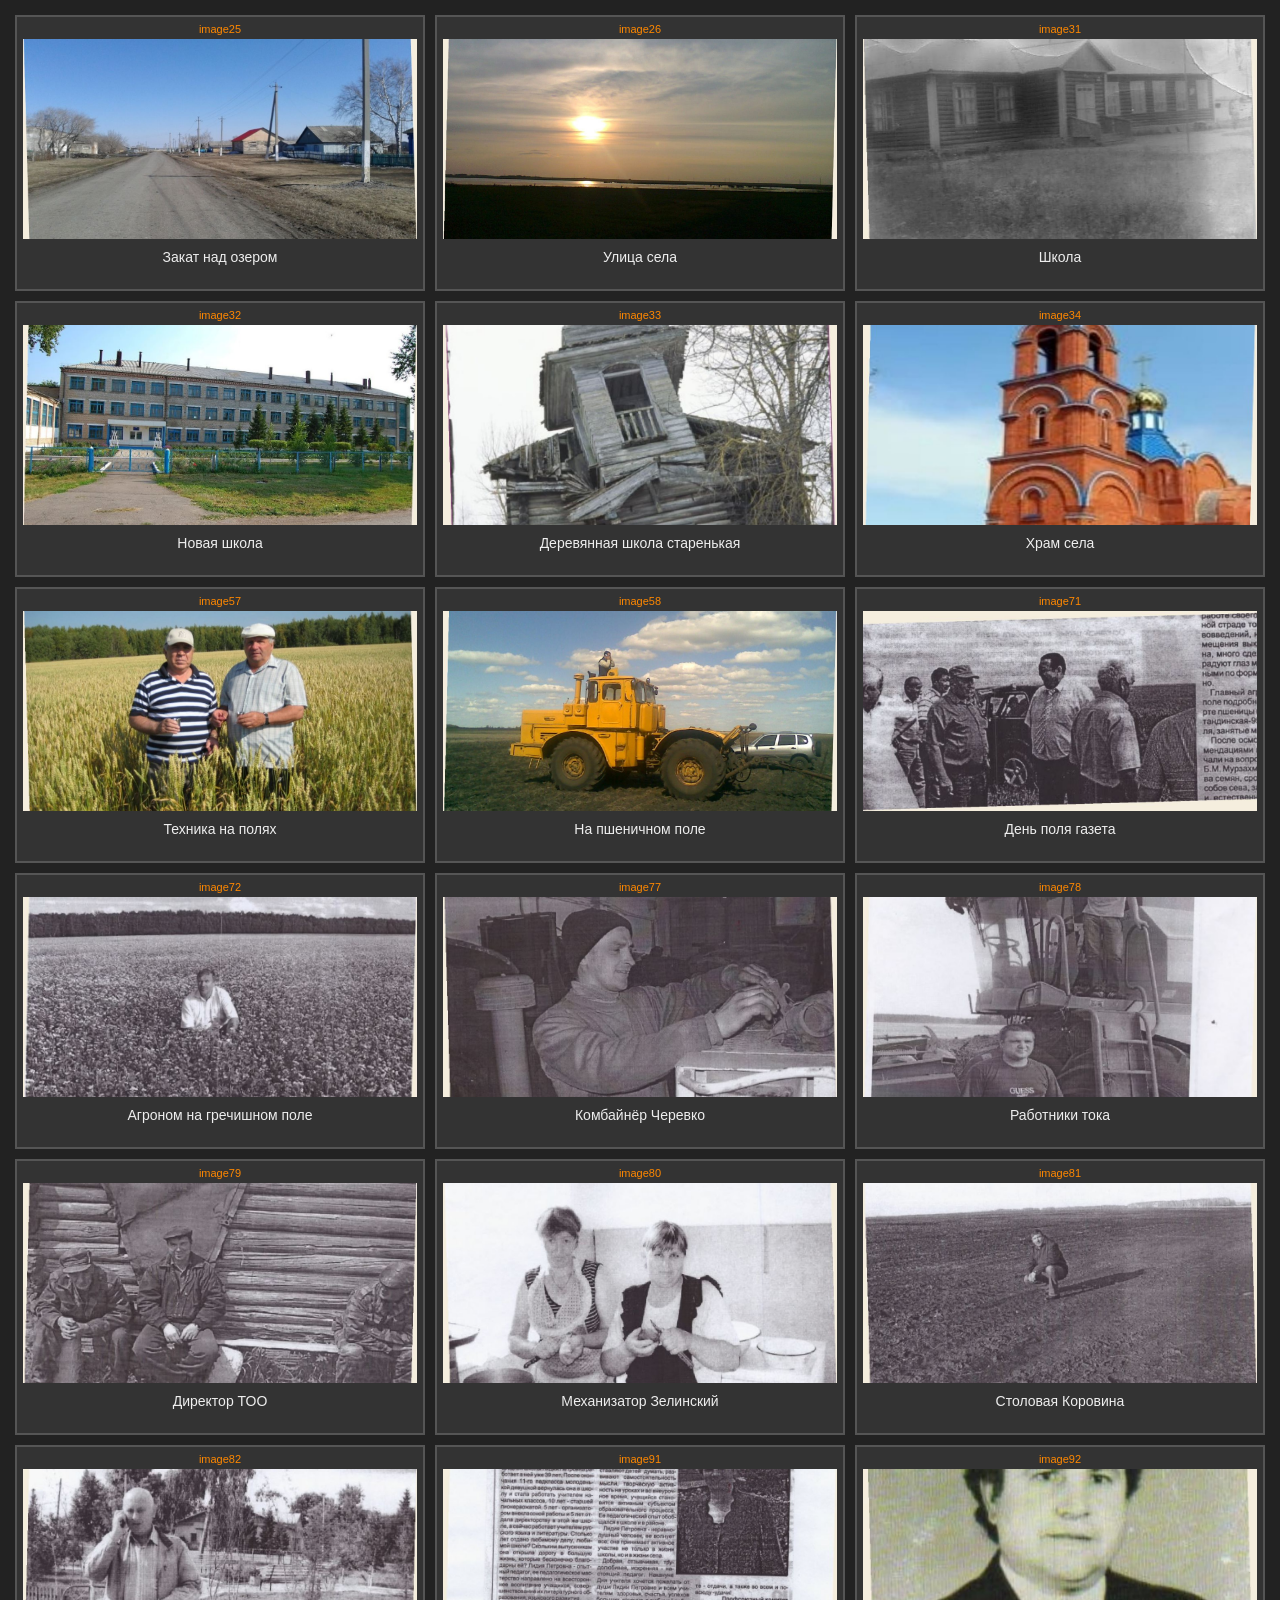
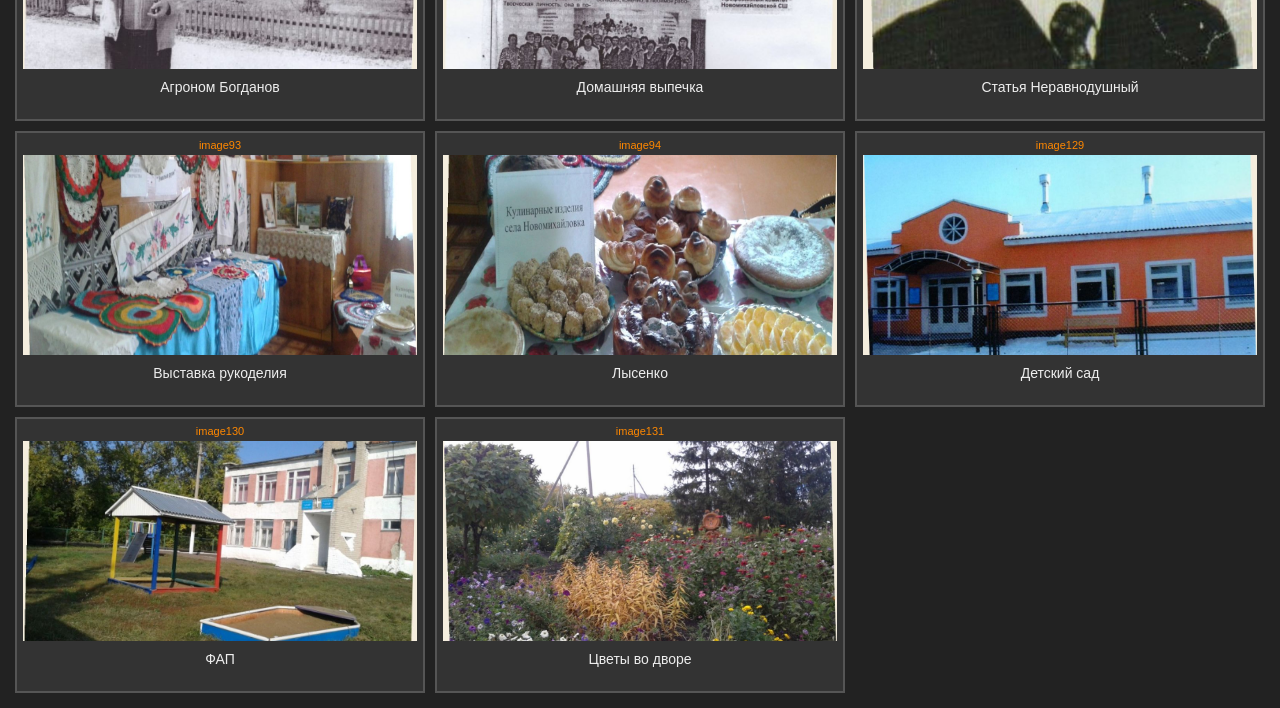
<file: verify.html>
<!DOCTYPE html><html><head><meta charset="utf-8"><style>
body{font-family:sans-serif;background:#222;color:#eee;margin:0;padding:15px}
.grid{display:grid;grid-template-columns:repeat(3,1fr);gap:10px}
.c{border:2px solid #555;padding:6px;background:#333;text-align:center}
.c img{width:100%;height:200px;object-fit:cover}
.n{display:block;font-size:11px;color:#f80;margin-bottom:4px}
.cap{font-size:14px;margin-top:6px;min-height:34px}
</style></head><body><div class="grid"><div class="c"><span class="n">image25</span><img src="img/image25.jpg"><div class="cap">Закат над озером</div></div>
<div class="c"><span class="n">image26</span><img src="img/image26.jpg"><div class="cap">Улица села</div></div>
<div class="c"><span class="n">image31</span><img src="img/image31.jpg"><div class="cap">Школа</div></div>
<div class="c"><span class="n">image32</span><img src="img/image32.jpg"><div class="cap">Новая школа</div></div>
<div class="c"><span class="n">image33</span><img src="img/image33.jpg"><div class="cap">Деревянная школа старенькая</div></div>
<div class="c"><span class="n">image34</span><img src="img/image34.jpg"><div class="cap">Храм села</div></div>
<div class="c"><span class="n">image57</span><img src="img/image57.jpg"><div class="cap">Техника на полях</div></div>
<div class="c"><span class="n">image58</span><img src="img/image58.jpg"><div class="cap">На пшеничном поле</div></div>
<div class="c"><span class="n">image71</span><img src="img/image71.jpg"><div class="cap">День поля газета</div></div>
<div class="c"><span class="n">image72</span><img src="img/image72.jpg"><div class="cap">Агроном на гречишном поле</div></div>
<div class="c"><span class="n">image77</span><img src="img/image77.jpg"><div class="cap">Комбайнёр Черевко</div></div>
<div class="c"><span class="n">image78</span><img src="img/image78.jpg"><div class="cap">Работники тока</div></div>
<div class="c"><span class="n">image79</span><img src="img/image79.jpg"><div class="cap">Директор ТОО</div></div>
<div class="c"><span class="n">image80</span><img src="img/image80.jpg"><div class="cap">Механизатор Зелинский</div></div>
<div class="c"><span class="n">image81</span><img src="img/image81.jpg"><div class="cap">Столовая Коровина</div></div>
<div class="c"><span class="n">image82</span><img src="img/image82.jpg"><div class="cap">Агроном Богданов</div></div>
<div class="c"><span class="n">image91</span><img src="img/image91.jpg"><div class="cap">Домашняя выпечка</div></div>
<div class="c"><span class="n">image92</span><img src="img/image92.jpg"><div class="cap">Статья Неравнодушный</div></div>
<div class="c"><span class="n">image93</span><img src="img/image93.jpg"><div class="cap">Выставка рукоделия</div></div>
<div class="c"><span class="n">image94</span><img src="img/image94.jpg"><div class="cap">Лысенко</div></div>
<div class="c"><span class="n">image129</span><img src="img/image129.jpg"><div class="cap">Детский сад</div></div>
<div class="c"><span class="n">image130</span><img src="img/image130.jpg"><div class="cap">ФАП</div></div>
<div class="c"><span class="n">image131</span><img src="img/image131.jpg"><div class="cap">Цветы во дворе</div></div>
</div></body></html>
</file>
<file: style.css>
:root{
  --paper:#efe4cc; --paper2:#f6eedb; --card:#fbf5e6; --ink:#3a2a1c; --ink2:#6a5238;
  --brown:#6b3a1e; --brown2:#8a4b22; --gold:#b98a3e; --line:#d8c6a0; --red:#8c2f24;
}
*{box-sizing:border-box;margin:0;padding:0}
html{scroll-behavior:smooth;scroll-padding-top:70px}
body{
  font-family:"Georgia","Times New Roman",serif;color:var(--ink);line-height:1.65;font-size:18px;
  background:var(--paper);
  background-image:
    radial-gradient(rgba(107,58,30,.06) 1px,transparent 1.2px),
    repeating-linear-gradient(0deg,rgba(107,58,30,.03) 0 1px,transparent 1px 7px);
  background-size:22px 22px,auto;
}
img{max-width:100%;display:block}
a{color:inherit}

/* NAV */
.topnav{position:fixed;top:0;left:0;right:0;z-index:50;display:flex;align-items:center;justify-content:space-between;
  padding:12px 5vw;background:rgba(239,228,204,.92);backdrop-filter:blur(8px);border-bottom:1px solid var(--line)}
.brand{font-weight:700;letter-spacing:.14em;text-transform:uppercase;font-size:13px;text-decoration:none;color:var(--brown)}
.navlinks{display:flex;gap:26px}
.navlinks a{font-size:13px;letter-spacing:.1em;text-transform:uppercase;text-decoration:none;color:var(--ink2);transition:color .2s}
.navlinks a:hover{color:var(--brown)}
.burger{display:none;background:none;border:0;width:34px;height:26px;position:relative;cursor:pointer}
.burger span{position:absolute;left:4px;right:4px;height:2px;background:var(--brown);transition:.3s}
.burger span:nth-child(1){top:6px}.burger span:nth-child(2){top:12px}.burger span:nth-child(3){top:18px}

/* HERO */
.hero{min-height:100vh;display:flex;align-items:center;justify-content:center;text-align:center;padding:110px 6vw 70px;
  background:linear-gradient(180deg,rgba(246,238,219,.0),rgba(246,238,219,.7))}
.hero-inner{max-width:820px}
.kicker{font-size:14px;letter-spacing:.14em;text-transform:uppercase;color:var(--ink2);margin-bottom:22px}
.hero h1{font-size:clamp(40px,8vw,84px);line-height:1.04;color:var(--brown);font-weight:800;letter-spacing:-.01em;text-shadow:0 2px 0 rgba(255,255,255,.5)}
.hero h1 span{color:var(--brown2)}
.years{margin:18px 0 30px;font-size:22px;letter-spacing:.4em;color:var(--gold);font-weight:700}
.hero-photo{display:inline-block;background:var(--card);padding:12px 12px 14px;border:1px solid var(--line);
  box-shadow:0 14px 34px rgba(80,50,20,.25);transform:rotate(-1.5deg);margin:6px 0 30px}
.hero-photo img{width:min(300px,64vw);height:auto}
.hero-photo-cap{margin-top:10px;display:flex;flex-direction:column;font-size:15px}
.hero-photo-cap span{color:var(--ink2);font-size:14px}
.author{color:var(--ink2);font-size:16px;margin-bottom:30px}
.go{display:inline-block;padding:14px 36px;background:var(--brown);color:#fbf1dc;text-decoration:none;letter-spacing:.14em;
  text-transform:uppercase;font-size:13px;font-weight:700;border:1px solid var(--brown);transition:.25s}
.go:hover{background:transparent;color:var(--brown)}

/* SLIDES */
main{max-width:1080px;margin:0 auto;padding:0 5vw}
.slide{padding:70px 0 50px;border-top:1px solid var(--line);position:relative}
.slide-head{display:flex;align-items:center;gap:14px;margin-bottom:18px}
.num{display:inline-flex;align-items:center;justify-content:center;min-width:46px;height:46px;padding:0 10px;
  background:var(--card);border:1px solid var(--gold);box-shadow:0 3px 8px rgba(80,50,20,.18);
  font-weight:800;font-size:22px;color:var(--brown)}
.chap{text-transform:uppercase;letter-spacing:.16em;font-size:13px;color:var(--ink2);font-weight:700}
h2{font-size:clamp(30px,5.2vw,52px);line-height:1.12;color:var(--brown);font-weight:800;margin-bottom:22px;letter-spacing:-.005em}
h3{font-size:21px;color:var(--brown);margin-bottom:8px;font-weight:700}
.period{font-size:20px;letter-spacing:.3em;color:var(--gold);font-weight:700;margin:-8px 0 22px}
.lead{font-size:22px;color:var(--ink2);margin-bottom:26px;font-style:italic}
.small-cap{text-transform:uppercase;letter-spacing:.16em;font-size:12px;color:var(--brown2);font-weight:700;margin-bottom:6px}
.born{color:var(--ink2);font-style:italic;margin-bottom:8px}

/* NOTE */
.note{background:linear-gradient(180deg,var(--paper2),#f1e6c9);border:1px solid var(--line);
  box-shadow:0 8px 20px rgba(80,50,20,.12);padding:24px 28px;margin:18px 0;position:relative}
.note p+p{margin-top:12px}
.note.warn{border-left:5px solid var(--red)}
.note.big{font-size:22px;line-height:1.55;padding:28px 32px}
.result{background:var(--brown);color:#fbf1dc;padding:24px 28px;margin:22px 0}
.result h3{color:#f0d79a}
.result b{color:#f0d79a}

/* QUOTE */
.quote{margin:26px 0;padding:8px 0 8px 28px;border-left:4px solid var(--gold)}
.quote p{font-size:24px;line-height:1.45;font-style:italic;color:var(--brown)}
.quote cite{display:block;margin-top:8px;font-size:14px;color:var(--ink2);letter-spacing:.06em;font-style:normal}

/* LAYOUT */
.grid.two{display:grid;grid-template-columns:1fr 1fr;gap:26px;align-items:center;margin:18px 0}
.gallery{display:grid;gap:20px;margin:24px 0;grid-template-columns:repeat(auto-fit,minmax(230px,1fr));align-items:start}
.gallery.two-col{grid-template-columns:repeat(2,1fr)}
.gallery.three{grid-template-columns:repeat(3,1fr)}
.gallery.portraits{grid-template-columns:repeat(4,1fr)}

/* POLAROID */
.polaroid{background:var(--card);padding:11px 11px 13px;border:1px solid var(--line);
  box-shadow:0 10px 24px rgba(80,50,20,.22);transition:transform .35s,box-shadow .35s}
.polaroid img{width:100%;height:auto;border:1px solid rgba(80,50,20,.15)}
.polaroid figcaption{margin-top:9px;text-align:center;font-style:italic;font-size:15px;color:var(--ink2);line-height:1.4}
.polaroid:hover{transform:rotate(0) translateY(-4px)!important;box-shadow:0 16px 32px rgba(80,50,20,.3)}
.tilt-l{transform:rotate(-1.6deg)}.tilt-r{transform:rotate(1.6deg)}
.polaroid.wide{max-width:560px;margin:22px auto}

/* STATS */
.stats{display:grid;grid-template-columns:repeat(auto-fit,minmax(180px,1fr));gap:16px;margin:24px 0}
.stat{background:var(--card);border:1px solid var(--line);border-top:3px solid var(--gold);padding:18px 14px;text-align:center;box-shadow:0 6px 16px rgba(80,50,20,.1)}
.stat b{display:block;font-size:clamp(28px,4vw,40px);color:var(--brown);line-height:1.1;font-weight:800}
.stat span{font-size:15px;color:var(--ink2)}

/* TABLE */
.table-card{background:var(--card);border:1px solid var(--line);padding:20px 24px;box-shadow:0 6px 16px rgba(80,50,20,.1)}
table{width:100%;border-collapse:collapse;font-size:16px}
th{text-align:left;font-size:12px;letter-spacing:.14em;text-transform:uppercase;color:var(--brown2);padding:6px 0;border-bottom:2px solid var(--gold)}
td{padding:7px 0;border-bottom:1px dashed var(--line)}
.names{list-style:none;columns:2;gap:20px}
.names li{padding:5px 0;border-bottom:1px dashed var(--line);break-inside:avoid}
.names li.dim{color:var(--ink2);font-style:italic}
.foot{font-size:13px;color:var(--ink2);margin-top:10px;font-style:italic}

/* VETERANS */
.vets{display:grid;grid-template-columns:repeat(2,1fr);gap:18px;margin:22px 0}
.vet,.hero-card{background:var(--card);border:1px solid var(--line);border-left:5px solid var(--brown);padding:20px 24px;box-shadow:0 6px 16px rgba(80,50,20,.1)}
.vet p,.hero-card p{font-size:16px}
.hero-card p+p{margin-top:10px}

/* MOSAIC (slide 9) */
.mosaic{display:grid;grid-template-columns:repeat(6,1fr);gap:20px;margin:26px 0;align-items:start}
.m-museum{grid-column:span 4}.m-awards{grid-column:span 2}
.m-list{grid-column:span 2}.m-lit{grid-column:span 2}.m-mak{grid-column:span 2}
.m-museum{transform:rotate(-.8deg)}.m-awards{transform:rotate(1.2deg)}
.m-list{transform:rotate(-.6deg)}.m-lit{transform:rotate(.9deg)}.m-mak{transform:rotate(-1deg)}

/* TIMELINE */
.timeline{margin:26px 0;border-left:3px solid var(--gold);padding-left:26px}
.tl{position:relative;padding:8px 0 14px}
.tl::before{content:"";position:absolute;left:-35px;top:14px;width:13px;height:13px;border-radius:50%;background:var(--brown);border:3px solid var(--paper)}
.tl b{display:block;color:var(--brown);font-size:19px}
.tl span{color:var(--ink2);font-size:16px}

/* VIDEO */
.video-card{display:flex;gap:24px;align-items:center;background:var(--card);border:1px solid var(--line);padding:22px;margin:22px 0;box-shadow:0 6px 16px rgba(80,50,20,.12)}
.video-card img{width:150px;height:150px;border:6px solid #fff;flex-shrink:0}
.dedication{margin:34px 0 10px;padding:30px;text-align:center;font-size:24px;font-style:italic;color:var(--brown);border-top:2px solid var(--gold);border-bottom:2px solid var(--gold)}

.foot-bar{margin-top:60px;padding:34px 5vw;text-align:center;background:var(--brown);color:#e6d3ac;font-size:15px}
.foot-bar p+p{margin-top:6px;font-size:13px;opacity:.8}

/* REVEAL */
.polaroid.tilt-l{transform:rotate(-1.6deg)}
.polaroid.tilt-r{transform:rotate(1.6deg)}
.m-museum{transform:rotate(-.8deg)}.m-awards{transform:rotate(1.2deg)}
.m-list{transform:rotate(-.6deg)}.m-lit{transform:rotate(.9deg)}.m-mak{transform:rotate(-1deg)}
.hero-photo{transform:rotate(-1.5deg)}

/* MOBILE */
@media(max-width:820px){
  body{font-size:17px}
  .burger{display:block}
  .navlinks{position:absolute;top:100%;left:0;right:0;flex-direction:column;gap:0;background:var(--paper2);border-bottom:1px solid var(--line);max-height:0;overflow:hidden;transition:max-height .35s}
  .navlinks.open{max-height:320px}
  .navlinks a{padding:14px 5vw;border-top:1px solid var(--line)}
  .grid.two,.vets{grid-template-columns:1fr}
  .gallery.three,.gallery.portraits{grid-template-columns:repeat(2,1fr)}
  .mosaic{grid-template-columns:1fr 1fr}
  .m-museum{grid-column:span 2}.m-awards,.m-list,.m-lit,.m-mak{grid-column:span 1}
  .m-list{grid-column:span 2}
  .quote p{font-size:20px}
  .video-card{flex-direction:column;text-align:center}
  .names{columns:1}
  .slide{padding:50px 0 34px}
}
@media(max-width:520px){
  .gallery.two-col{grid-template-columns:1fr}
  .gallery.three,.gallery.portraits{grid-template-columns:1fr 1fr}
  .note{padding:18px 18px}
  .note.big{font-size:19px}
}
@media(prefers-reduced-motion:reduce){.reveal{opacity:1;transform:none;transition:none}}
</file>
